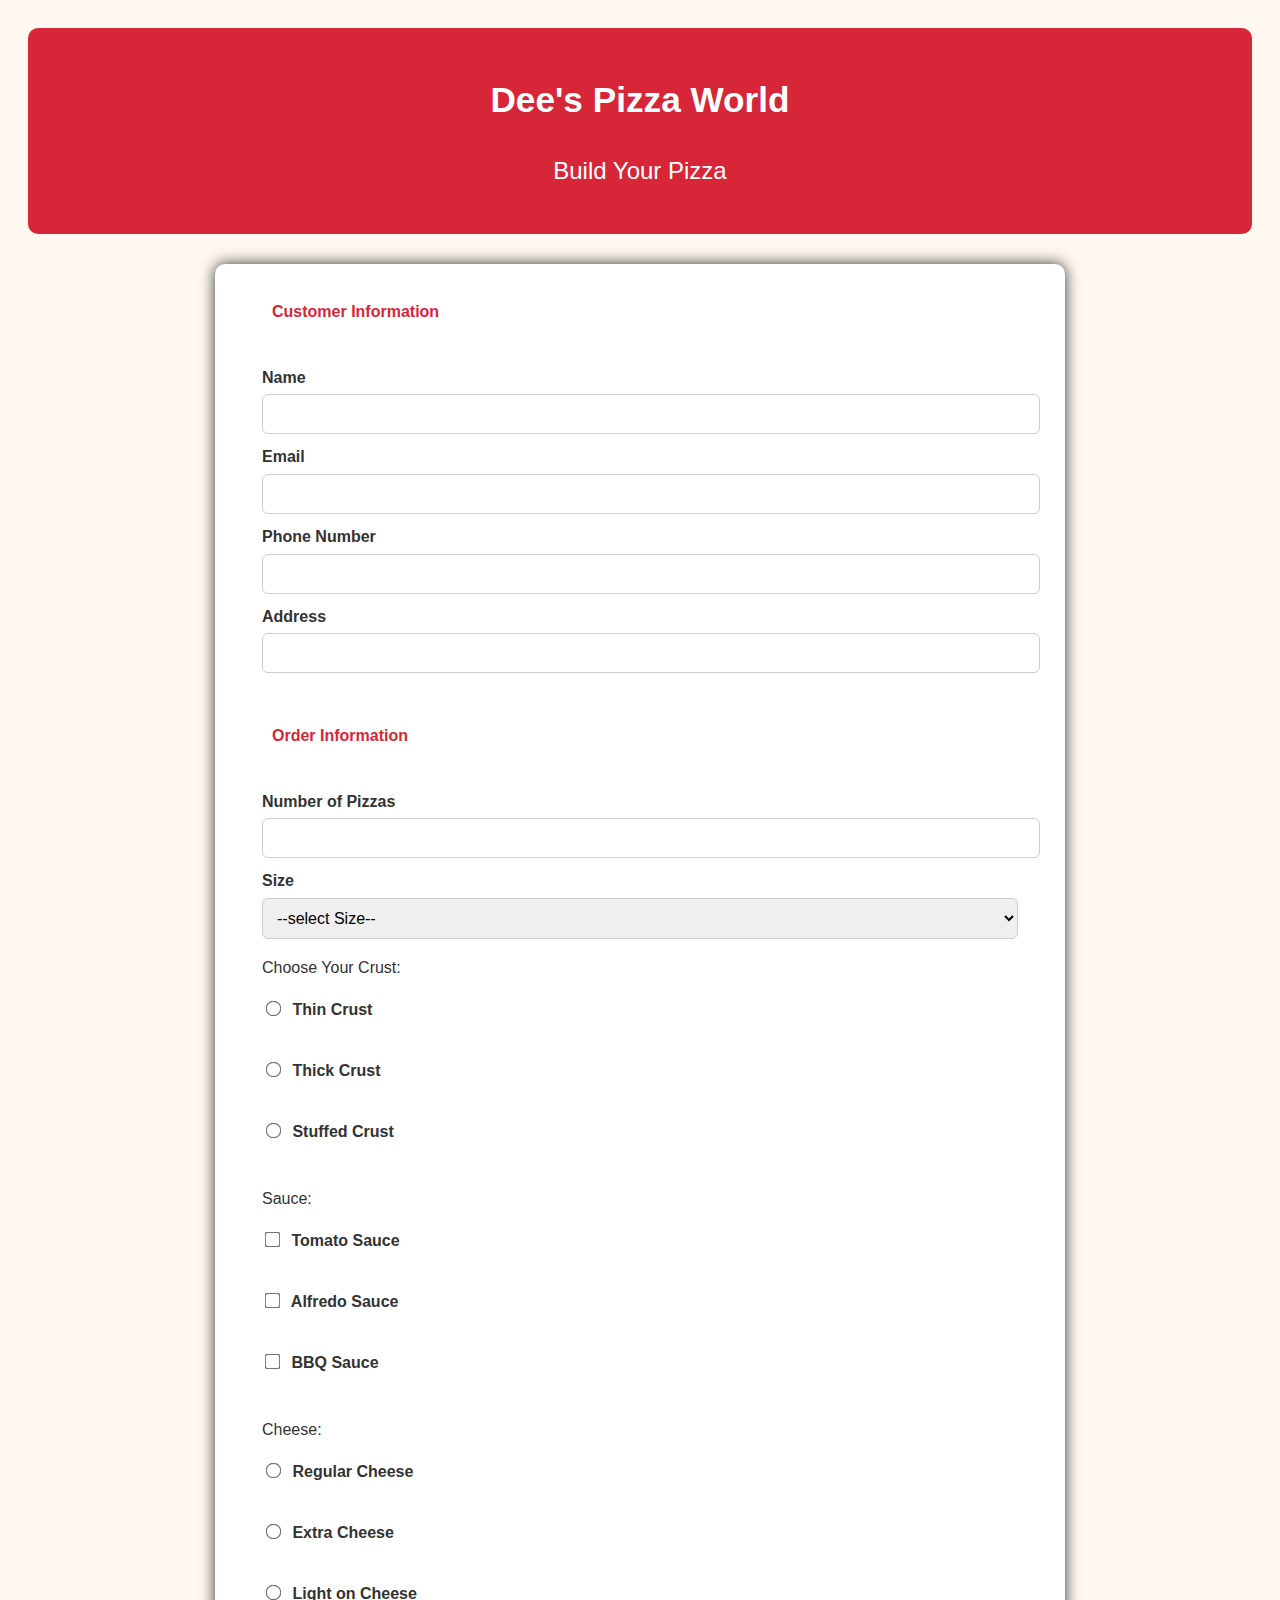
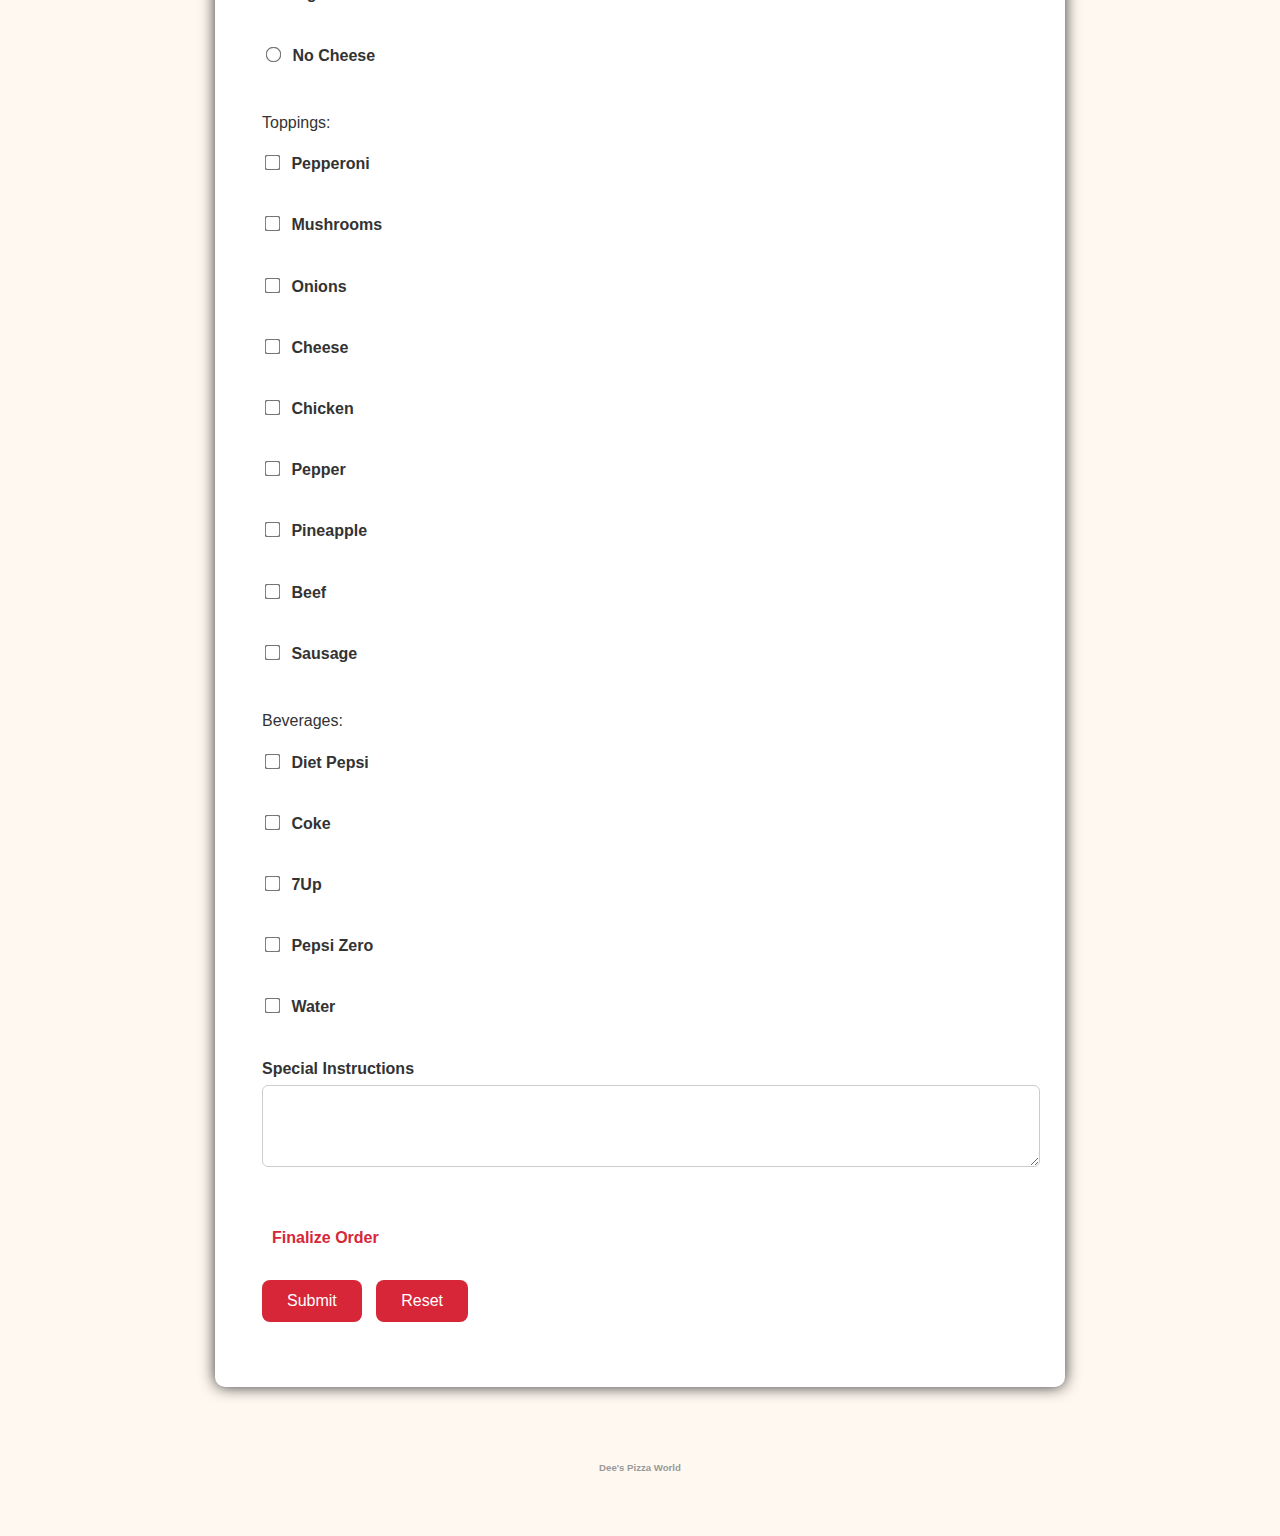
<file: Assignment-2/index.html>
<!doctype html>
<html lang="en">
  <head>
	<!__ we add our metadata __>
	  <meta name="viewport" content="width=device-width, initial-scale=1">
	  <meta name="author" content="Dorothy Owusu Sarpong">
	  <meta name="description" content="Domino's Pizza Order Form for Customer">
	  <meta charset="UTF-8">
	  <title>Dee's Pizza Order Form</title>
	  <!__ add our css __>
	  <link rel="stylesheet" href="css/style.css">
  </head>
<body>
<!__ This is the header page __>
		<header>
			<h1>Dee's Pizza World</h1>
			<p>Build Your Pizza</p>
		</header>
  <!__The Order Form __>
<main>
	<form action="#" method="post">
		<fieldset>
			<legend>Customer Information</legend>
			<!__ Name input __>
			<label for="name">Name</label>
			<input type="text" id="name" name="name" required>
			<!__ email goes here __>
			<label for="email">Email</label>
			<input type="email" id="email" name="email" required>
			<!__ Phone Number goes here __>
			<label for="phone">Phone Number</label>
			<input type="tel" id="phone" name="phone" required>
			<label for="address">Address</label>
			<input type="text" id="address" name="address" required>
		</fieldset>
		
			<!__Pizza details __>
			<fieldset>
				<legend>Order Information</legend>
				<!__ Number of Pizza __>
				<label for="quantity">Number of Pizzas</label>
				<input type="number" id="quantity" name="quantity" min="1" max="10">
				<!__ Pizza Size__>
				<label for="size">Size</label>
				<select id="size" name="size" required>
					<option value="">--select Size--</option>
					<option value="small">Small</option>
					<option value="medium">Medium</option>
					<option value="large">Large</option>
				</select>
				<!__ this is the crust section__>
				<p>Choose Your Crust:</p>
				<label><input type="radio" name="crust" value="thin"> Thin Crust</label>
				<br>
				<label><input type="radio" name="crust" value="thick"> Thick Crust</label>
				<br>
				<label><input type="radio" name="crust" value="stuffed"> Stuffed Crust</label>
				<br>
				
				<!__ This is the sauce section__>
				<p>Sauce:</p>
				<label><input type="checkbox" name="sauce" value="tomato sauce"> Tomato Sauce</label>
				<br>
				<label><input type="checkbox" name="sauce" value="alfredo sauce"> Alfredo Sauce</label>
				<br>
				<label><input type="checkbox" name="sauce" value="bbq sauce"> BBQ Sauce</label>
				<br>
				
				<!__This is the cheese section __>
				<p>Cheese:</p>
				<label><input type="radio" name="cheese" value="regular cheese"> Regular Cheese</label>
				<br>
				<label><input type="radio" name="cheese" value="extra cheese"> Extra Cheese</label>
				<br>
				<label><input type="radio" name="cheese" value="light cheese"> Light on Cheese</label>
				<br>
				<label><input type="radio" name="cheese" value="no cheese"> No Cheese</label>
				<br>
				<!__Toppings __>
				<p>Toppings:</p>
				<label><input type="checkbox" name="toppings" value="pepperoni"> Pepperoni</label>
				<br>
				<label><input type="checkbox" name="toppings" value="mushrooms"> Mushrooms</label>
				<br>
				<label><input type="checkbox" name="toppings" value="onions"> Onions</label>
				<br>
				<label><input type="checkbox" name="toppings" value="cheese"> Cheese</label>
				<br>
				<label><input type="checkbox" name="toppings" value="chicken"> Chicken</label>
				<br>
				<label><input type="checkbox" name="toppings" value="pepper"> Pepper</label>
				<br>
				<label><input type="checkbox" name="toppings" value="pineapple"> Pineapple</label>
				<br>
				<label><input type="checkbox" name="toppings" value="beef"> Beef</label>
				<br>
				<label><input type="checkbox" name="toppings" value="sausage"> Sausage</label>
				<br>
				
				<p>Beverages:</p>
				<label><input type="checkbox" name="drink" value="diet pepsi"> Diet Pepsi</label>
				<br>
				<label><input type="checkbox" name="drink" value="coke"> Coke</label>
				<br>
				<label><input type="checkbox" name="drink" value="7up"> 7Up</label>
				<br>
				<label><input type="checkbox" name="drink" value="pepsi zero"> Pepsi Zero</label>
				<br>
				<label><input type="checkbox" name="drink" value="water"> Water</label>
				<br>
				
				<!__ Special Instructions__>
				<label for="instructions">Special Instructions</label>
				<textarea id="instructions" name="instructions" rows="4" cols="40"></textarea>
		</fieldset>
		<fieldset>
			<legend>Finalize Order</legend>
			<button type="submit">Submit</button>
			<button type="reset">Reset</button>
		</fieldset>
	</form>
</main>
<!__ Footer section__>
<footer>
	<h6>Dee's Pizza World</h6>
</footer>
</body>
</html>
</file>
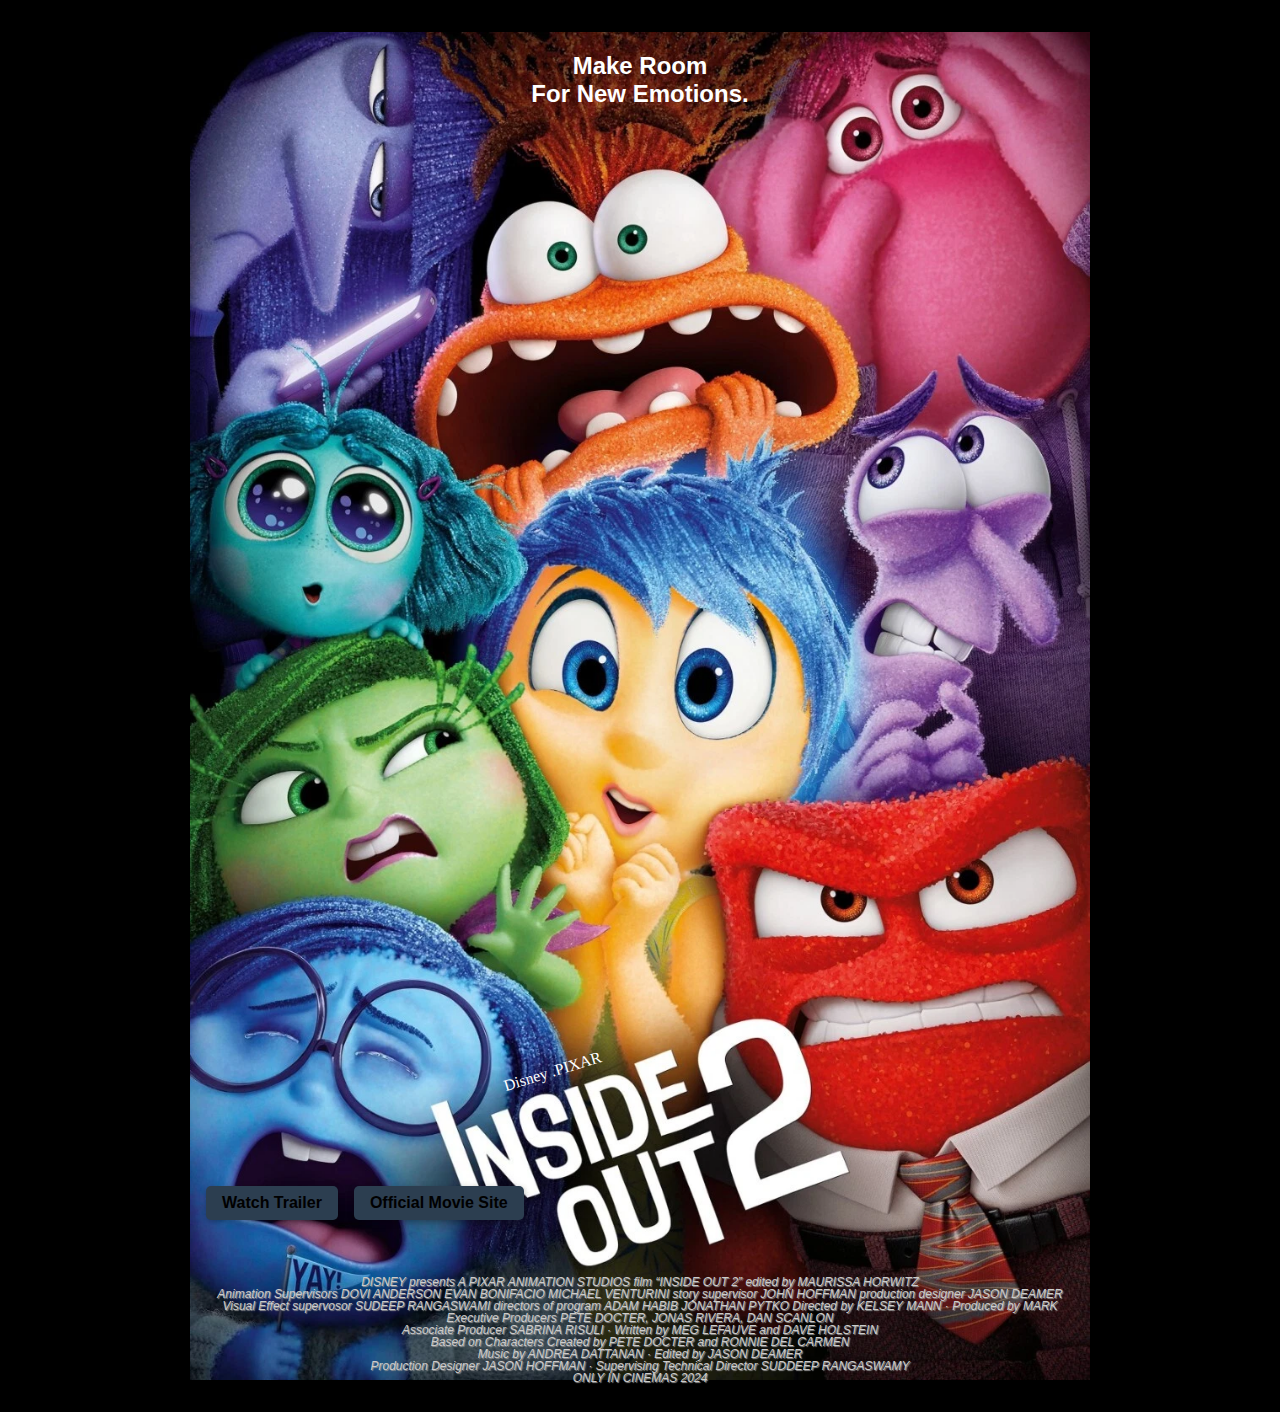
<file: Assignment3/index.html>
<!doctype html>
<html lang="en">
<head>
	<!__ add our metadata-->
	<meta charset="UTF-8">
	<meta name="viewport" content="width=device-width, initial-scale=1">
	<meta name="description" content="Recreated Inside Out 2 movie poster">
	<meta name="robot" content="noindex, nofollow">
	<!__ add our title__>
	<title>Inside Out 2 Poster</title>
		<!__ add our css__>
	<link rel="stylesheet" href="./css/style.css">
</head>
<!__this element is our main content __>
<body>
<!__ our poster image and description here __>
<main class="poster">
	<img src="img/image.jpg" alt="Inside Out 2 poster">
	<h2>Make Room<br> For New Emotions.</h2>
	<div class="studio-line">
	<span class="disney">Disney</span>
	<span class="pixar">.PIXAR</span>
	</div>
	<!__ now we add the credits__>
	<div class="text-overlay">
		<!__ links to navigation sites __>
		<nav>
			<a href="https://www.youtube.com/watch?v=LEjhY15eCx0" target="_blank" rel="noopener noreferrer">
				 Watch Trailer
			</a>
			<a href="https://movies.disney.com/inside-out-2" target="_blank" rel="noopener noreferrer">
				 Official Movie Site
			</a>
		</nav>
		<!__ credits__>
		<footer class="bottom-credits">
				<p>DISNEY presents A PIXAR ANIMATION STUDIOS film “INSIDE OUT 2” edited by MAURISSA HORWITZ<br>
				Animation Supervisors DOVI ANDERSON EVAN BONIFACIO MICHAEL VENTURINI story supervisor JOHN HOFFMAN production designer JASON DEAMER<br>
				   Visual Effect supervosor SUDEEP RANGASWAMI directors of program ADAM HABIB JONATHAN PYTKO Directed by KELSEY MANN · Produced by MARK<br>
				Executive Producers PETE DOCTER, JONAS RIVERA, DAN SCANLON<br>
				Associate Producer SABRINA RISULI · Written by MEG LEFAUVE and DAVE HOLSTEIN<br>
				Based on Characters Created by PETE DOCTER and RONNIE DEL CARMEN<br>
				Music by ANDREA DATTANAN · Edited by JASON DEAMER<br>
				Production Designer JASON HOFFMAN · Supervising Technical Director SUDDEEP RANGASWAMY<br>
			ONLY IN CINEMAS 2024</p>
		</footer>
	</div>
</main>
</body>
</html>
</file>
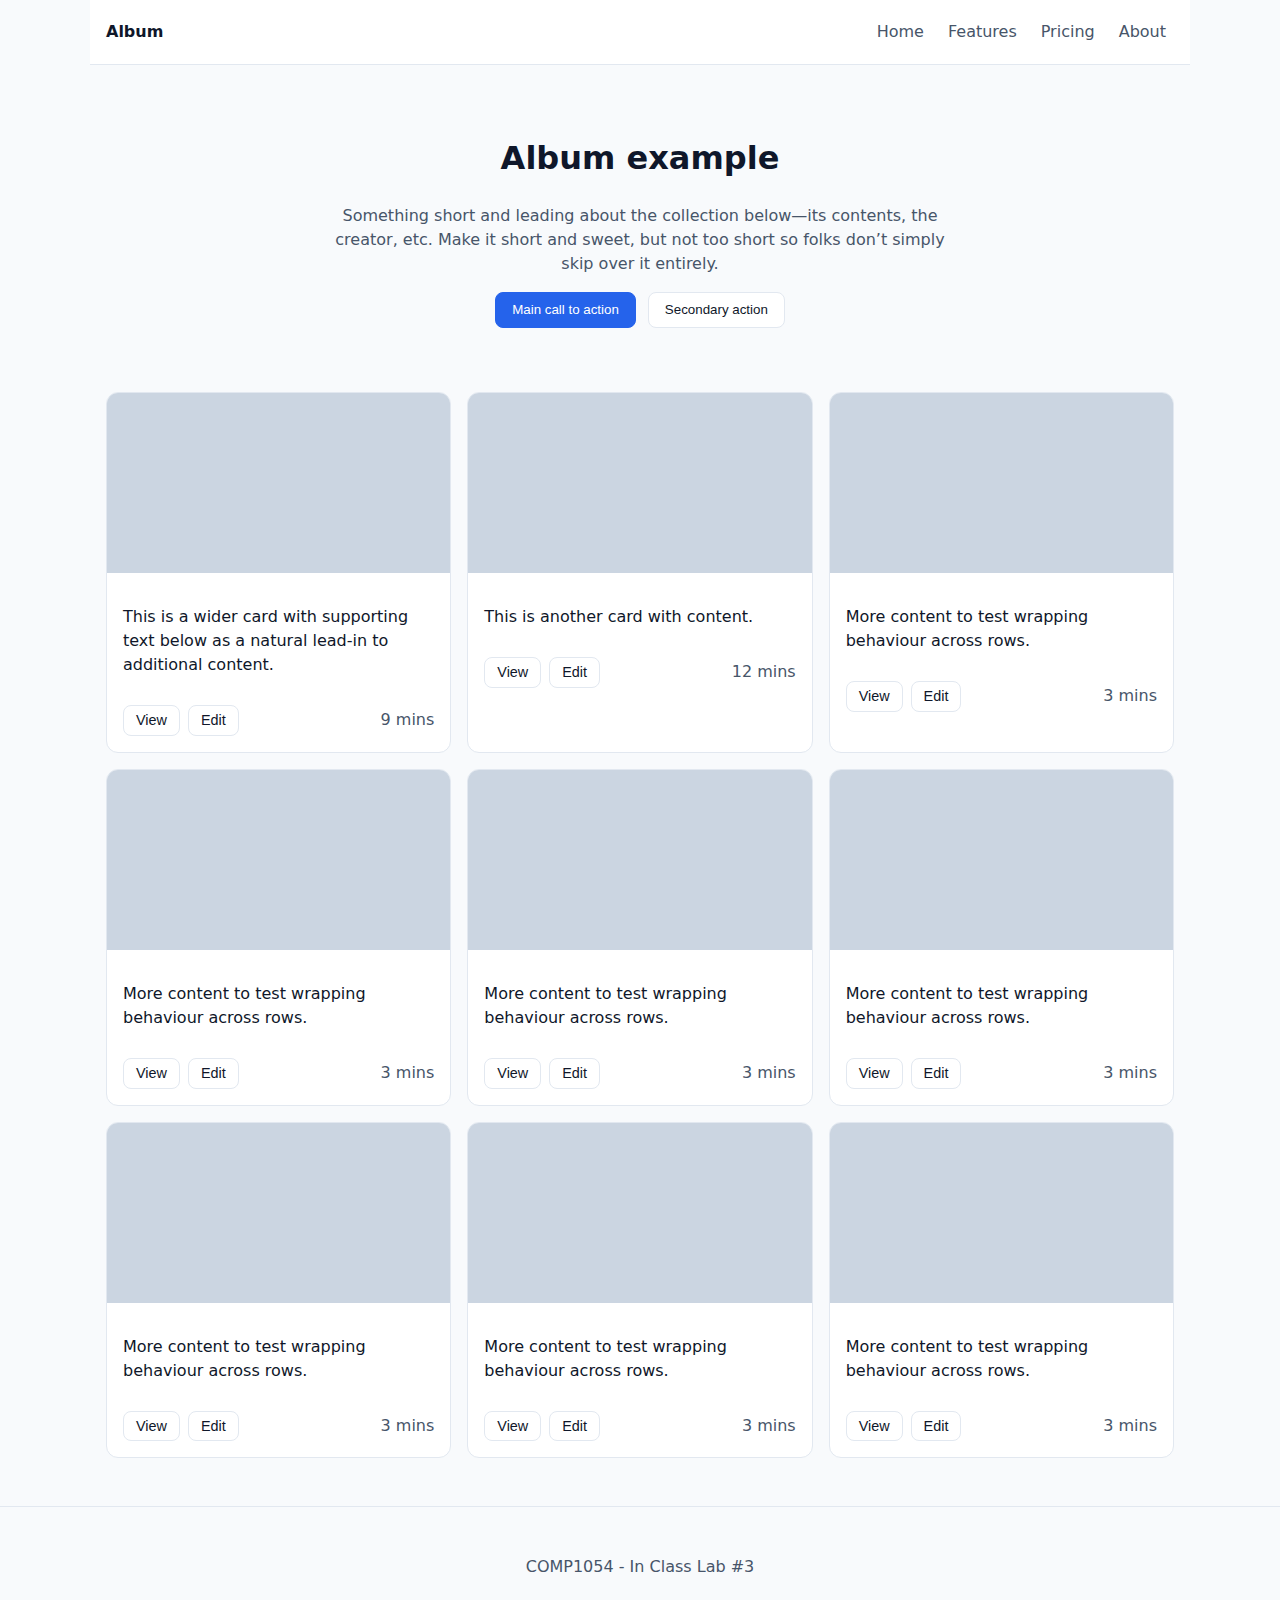
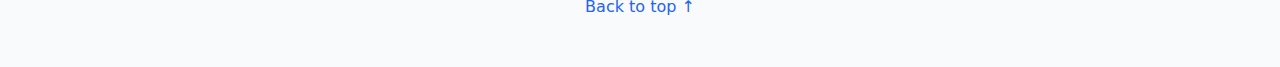
<file: lab3/index.html>
<!DOCTYPE html>
<html lang="en-CA">

<head>
    <meta charset="utf-8" />
    <meta name="viewport" content="width=device-width, initial-scale=1" />
    <title>Album (Flexbox Lab Starter)</title>
    <link rel="stylesheet" href="./css/main.css" />
</head>

<body>
    <!-- Header -->
    <header class="site-header container">
        <div class="brand">
            <a href="#" class="brand-link" aria-label="Brand">Album</a>
        </div>
        <nav class="top-nav" aria-label="Primary">
            <a href="#" class="nav-link">Home</a>
            <a href="#" class="nav-link">Features</a>
            <a href="#" class="nav-link">Pricing</a>
            <a href="#" class="nav-link">About</a>
        </nav>
    </header>

    <!-- Hero -->
    <section class="hero container">
        <h1>Album example</h1>
        <p class="lead">
            Something short and leading about the collection below—its contents, the creator, etc.
            Make it short and sweet, but not too short so folks don’t simply skip over it entirely.
        </p>
        <div class="hero-actions">
            <button class="btn primary">Main call to action</button>
            <button class="btn">Secondary action</button>
        </div>
    </section>

    <!-- Album -->
    <main class="album container" aria-label="Album of cards">
        <div class="cards">
            <article class="card">
                <div class="thumb" role="img" aria-label="Placeholder image"></div>
                <div class="card-body">
                    <p>This is a wider card with supporting text below as a natural lead-in to additional content.</p>
                    <div class="card-actions">
                        <button class="btn small">View</button>
                        <button class="btn small">Edit</button>
                        <span class="time meta">9 mins</span>
                    </div>
                </div>
            </article>

            <article class="card">
                <div class="thumb" role="img" aria-label="Placeholder image"></div>
                <div class="card-body">
                    <p>This is another card with content.</p>
                    <div class="card-actions">
                        <button class="btn small">View</button>
                        <button class="btn small">Edit</button>
                        <span class="time meta">12 mins</span>
                    </div>
                </div>
            </article>

            <article class="card">
                <div class="thumb" role="img" aria-label="Placeholder image"></div>
                <div class="card-body">
                    <p>More content to test wrapping behaviour across rows.</p>
                    <div class="card-actions">
                        <button class="btn small">View</button>
                        <button class="btn small">Edit</button>
                        <span class="time meta">3 mins</span>
                    </div>
                </div>
            </article>

            <article class="card">
                <div class="thumb" role="img" aria-label="Placeholder image"></div>
                <div class="card-body">
                    <p>More content to test wrapping behaviour across rows.</p>
                    <div class="card-actions">
                        <button class="btn small">View</button>
                        <button class="btn small">Edit</button>
                        <span class="time meta">3 mins</span>
                    </div>
                </div>
            </article>

            <article class="card">
                <div class="thumb" role="img" aria-label="Placeholder image"></div>
                <div class="card-body">
                    <p>More content to test wrapping behaviour across rows.</p>
                    <div class="card-actions">
                        <button class="btn small">View</button>
                        <button class="btn small">Edit</button>
                        <span class="time meta">3 mins</span>
                    </div>
                </div>
            </article>

            <article class="card">
                <div class="thumb" role="img" aria-label="Placeholder image"></div>
                <div class="card-body">
                    <p>More content to test wrapping behaviour across rows.</p>
                    <div class="card-actions">
                        <button class="btn small">View</button>
                        <button class="btn small">Edit</button>
                        <span class="time meta">3 mins</span>
                    </div>
                </div>
            </article>

            <article class="card">
                <div class="thumb" role="img" aria-label="Placeholder image"></div>
                <div class="card-body">
                    <p>More content to test wrapping behaviour across rows.</p>
                    <div class="card-actions">
                        <button class="btn small">View</button>
                        <button class="btn small">Edit</button>
                        <span class="time meta">3 mins</span>
                    </div>
                </div>
            </article>

            <article class="card">
                <div class="thumb" role="img" aria-label="Placeholder image"></div>
                <div class="card-body">
                    <p>More content to test wrapping behaviour across rows.</p>
                    <div class="card-actions">
                        <button class="btn small">View</button>
                        <button class="btn small">Edit</button>
                        <span class="time meta">3 mins</span>
                    </div>
                </div>
            </article>

            <article class="card">
                <div class="thumb" role="img" aria-label="Placeholder image"></div>
                <div class="card-body">
                    <p>More content to test wrapping behaviour across rows.</p>
                    <div class="card-actions">
                        <button class="btn small">View</button>
                        <button class="btn small">Edit</button>
                        <span class="time meta">3 mins</span>
                    </div>
                </div>
            </article>

        </div>
    </main>

    <!-- Footer -->
    <footer class="site-footer">
        <p>COMP1054 - In Class Lab #3</p>
        <a href="#" class="back-to-top">Back to top ↑</a>
    </footer>
</body>

</html>
</file>
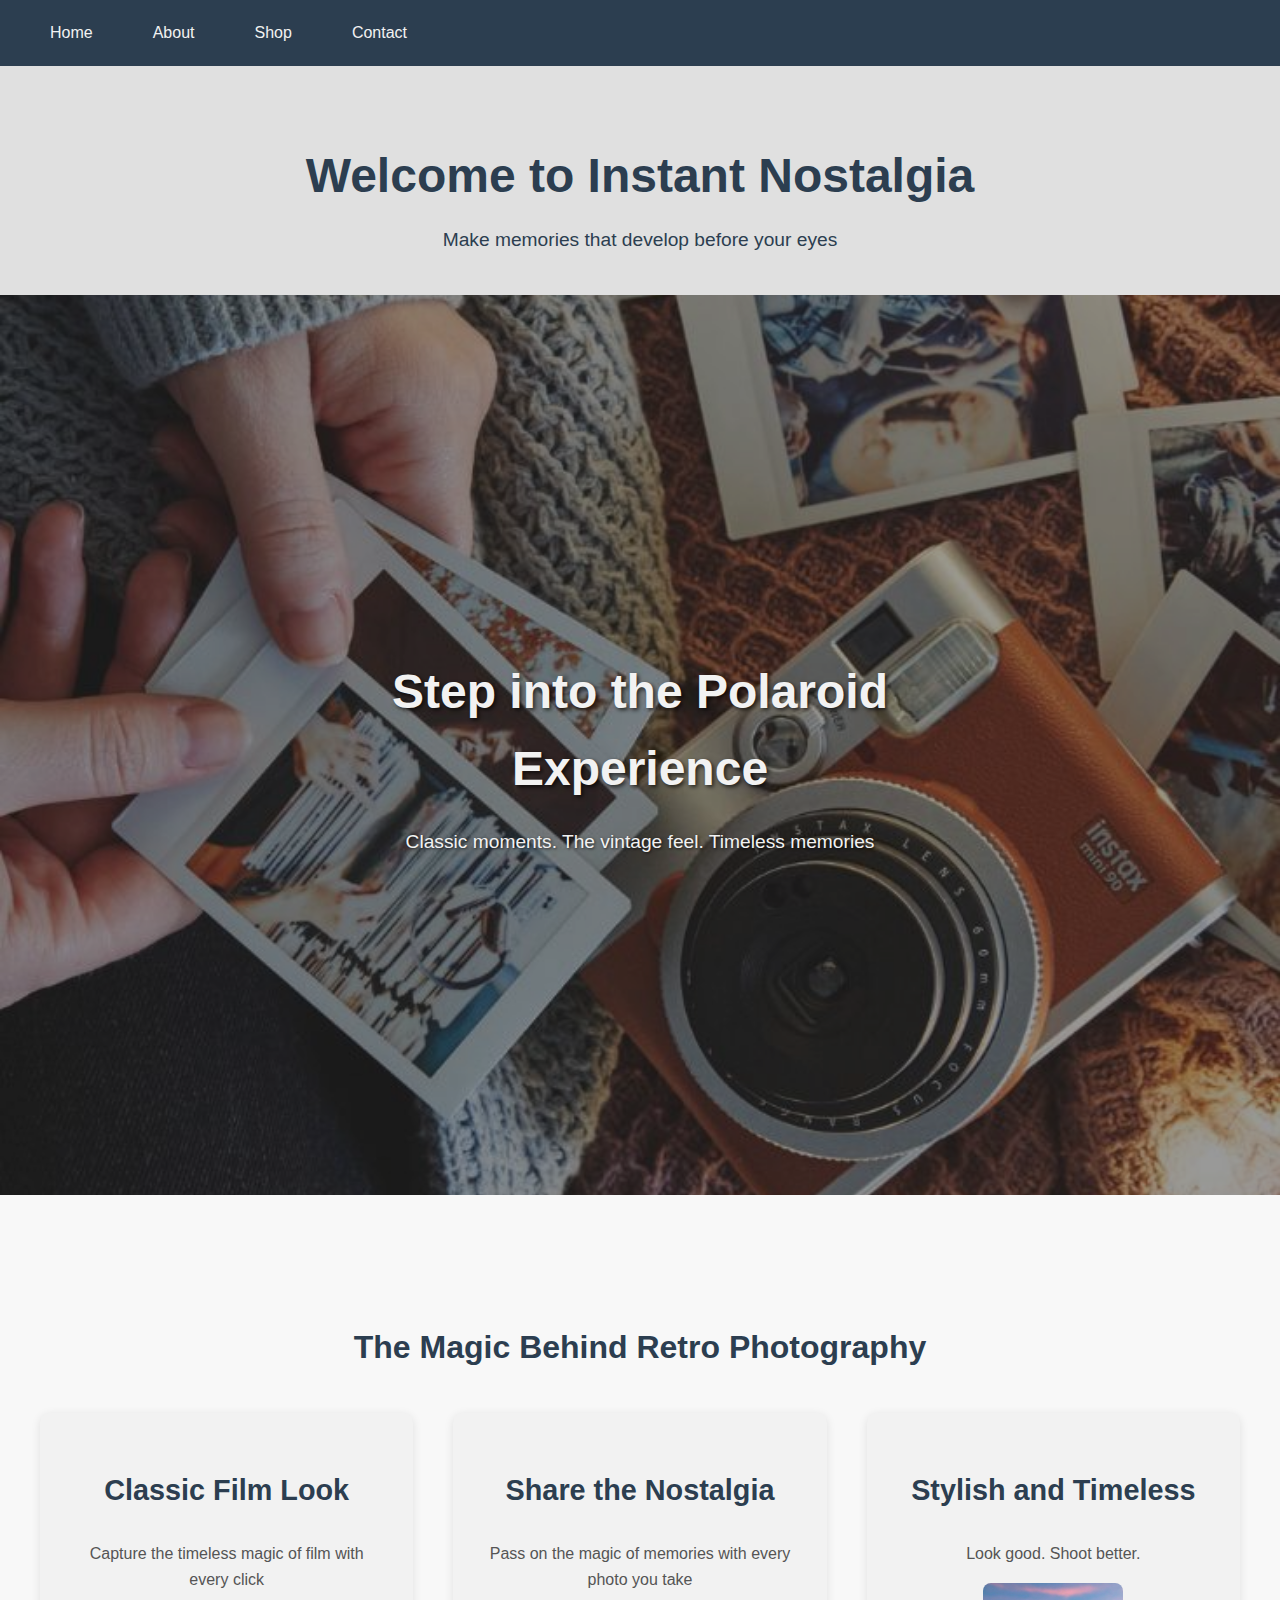
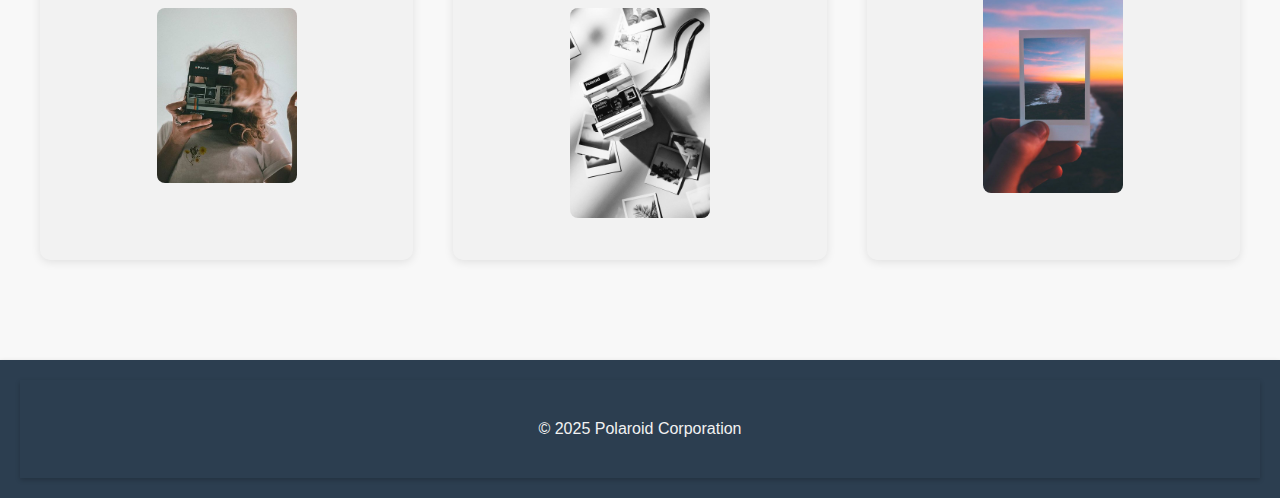
<file: Project/index.html>
<!doctype html>
<html lang="en">
<head>
	<meta name="viewport" content="width=device-width, initial-scale=1">
	<meta name="description" content="Polaroid Corporation">
	<meta name="robots" content="noindex, nofollow">
	<meta charset="utf-8">
	<title>Home | Polaroid Corporation</title>
	
	<!-- add our CSS file -->
	<link rel="stylesheet" href="./css/style.css">
</head>
<body class="homepage">

<!--the global header -->
<header id="header"></header>

<!-- The hero page -->
<section class="hero-main-content">
	<h1>Welcome to Instant Nostalgia</h1>
	<p>Make memories that develop before your eyes</p>
</section>

<!-- The main page -->
<main>
	<section class="hero">
		<img src="./img/img-1.jpg" alt="Polaroid camera in action">
		<div class="hero-text">
			<h2>Step into the Polaroid Experience</h2>
			<p>Classic moments. The vintage feel. Timeless memories</p>
		</div>
	</section>
	
	<section class="feature-section">
		<h2>The Magic Behind Retro Photography</h2>
		<div class="feature-grid">
			<article class="feature-item">
				<h2>Classic Film Look</h2>
				<p>Capture the timeless magic of film with every click</p>
				<img src="img/img-2.jpg" alt="Film Magic">
			</article>
			
			<article class="feature-item">
				<h2>Share the Nostalgia</h2>
				<p>Pass on the magic of memories with every photo you take</p>
				<img src="img/img-3.jpg" alt="Relive and Share">
			</article>
			
			<article class="feature-item">
				<h2>Stylish and Timeless</h2>
				<p>Look good. Shoot better.</p>
				<img src="img/img-4.jpg" alt="Stylish Camera">
			</article>
		</div>
	</section>
</main>

<!--The global footer -->
<footer id="footer"></footer>

<!--add our javascript -->
<script src="./js/custom-js.js"></script>
</body>
</html>
</file>
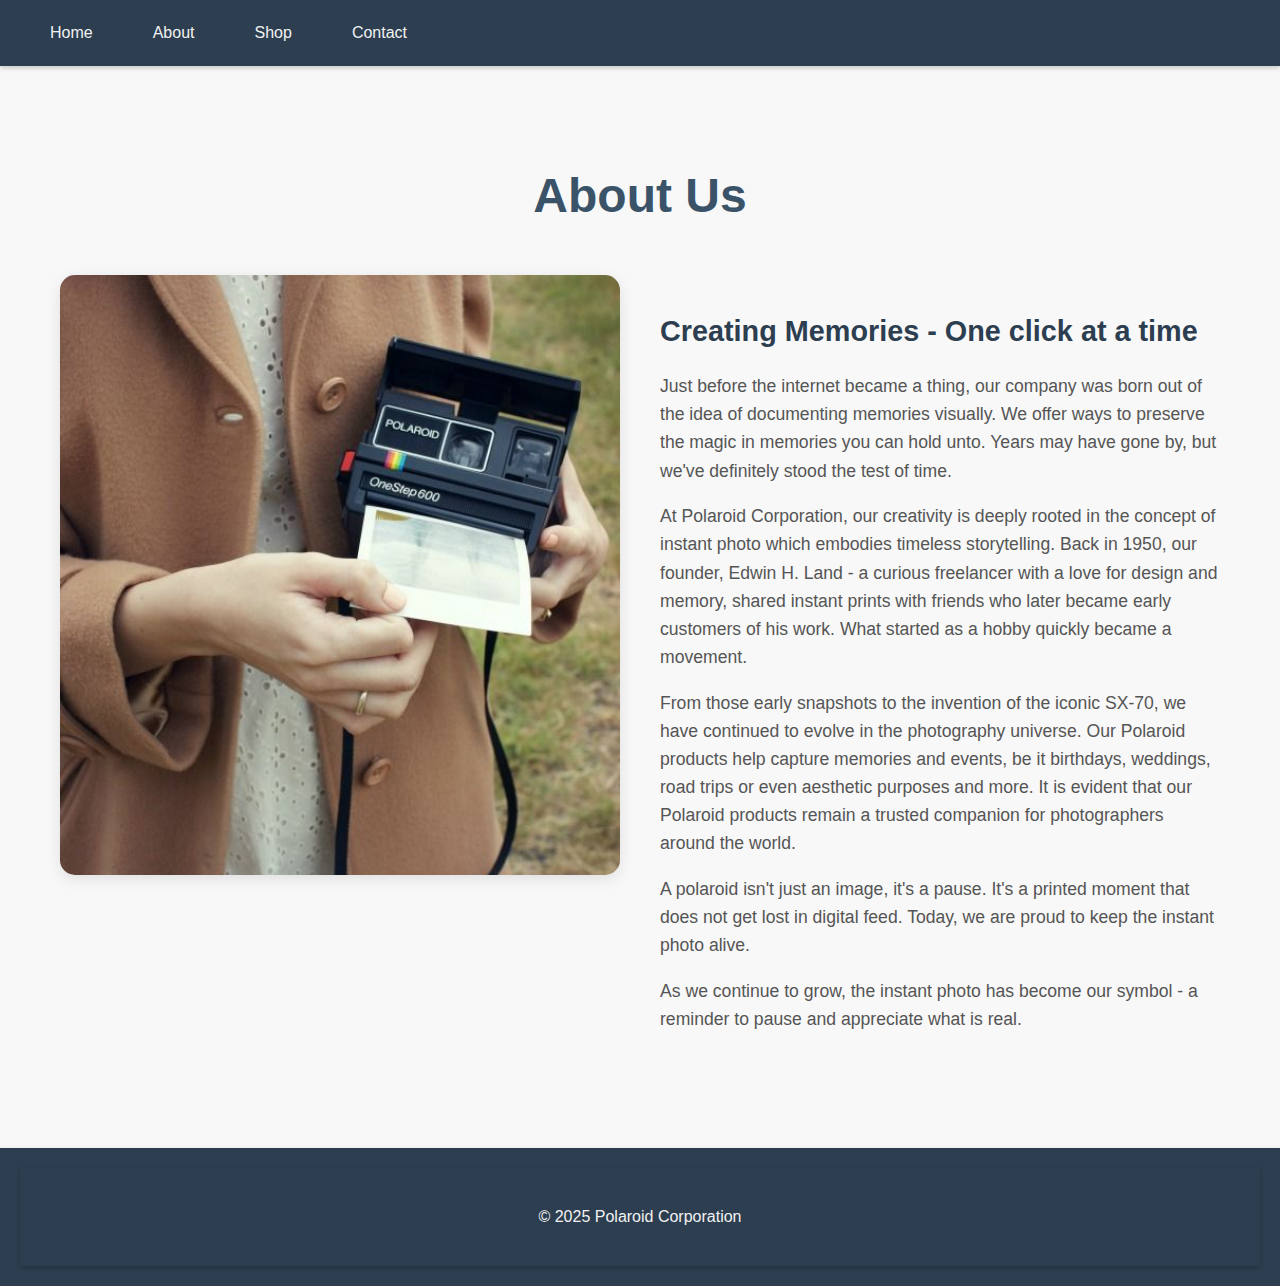
<file: Project/about.html>
<!doctype html>
<html lang="en">
<head>
	<meta name="viewport" content="width=device-width, initial-scale=1">
	<meta name="description" content="Learn more About Us">
	<meta name="robots" content="noindex, nofollow">
	<meta charset="UTF-8">
	<title>About Us | Polaroid Corporation</title>
	
	<!--add our css -->
	<link rel="stylesheet" href="./css/style.css">
</head>
<body class="about-page">

<!--The global header -->
<header id="header"></header>

<!--The main page -->
<main>
	<section class="about-section">
		<h1 class="about-title">About Us</h1>
		
		<div class="about-content-row">
			<div class="about-image-container">
				<img src="img/img-5.jpg" alt="Printing a polaroid picture">
			</div>
			
			<!--Company Information -->
			<div class="about-text-container">
				<h2 class="about-subheading">Creating Memories - One click at a time</h2>
				<p>
					Just before the internet became a thing, our company was born out of the idea of documenting memories visually. We offer ways to preserve the magic in memories you can hold unto. Years may have gone by, but we've definitely stood the test of time.
				</p>
				
				<p>
					At Polaroid Corporation, our creativity is deeply rooted in the concept of instant photo which embodies timeless storytelling. Back in 1950, our founder, Edwin H. Land - a curious freelancer with a love for design and memory, shared instant prints with friends who later became early customers of his work. What started as a hobby quickly became a movement.
				</p>
				
				<p>
					From those early snapshots to the invention of the iconic SX-70, we have continued to evolve in the photography universe. Our Polaroid products help capture memories and events, be it birthdays, weddings, road trips or even aesthetic purposes and more. It is evident that our Polaroid products remain a trusted companion for photographers around the world.
				</p>
				
				<p>
					A polaroid isn't just an image, it's a pause. It's a printed moment that does not get lost in digital feed. Today, we are proud to keep the instant photo alive.
				</p>
				
				<p>
					As we continue to grow, the instant photo has become our symbol - a reminder to pause and appreciate what is real.
				
				</p>
			</div>
		</div>
	</section>
</main>

<!--Global footer -->
<footer id="footer"></footer>
<!--add the javascript for the global header and footer-->
<script src="./js/custom-js.js"></script>
</body>
</html>
</file>
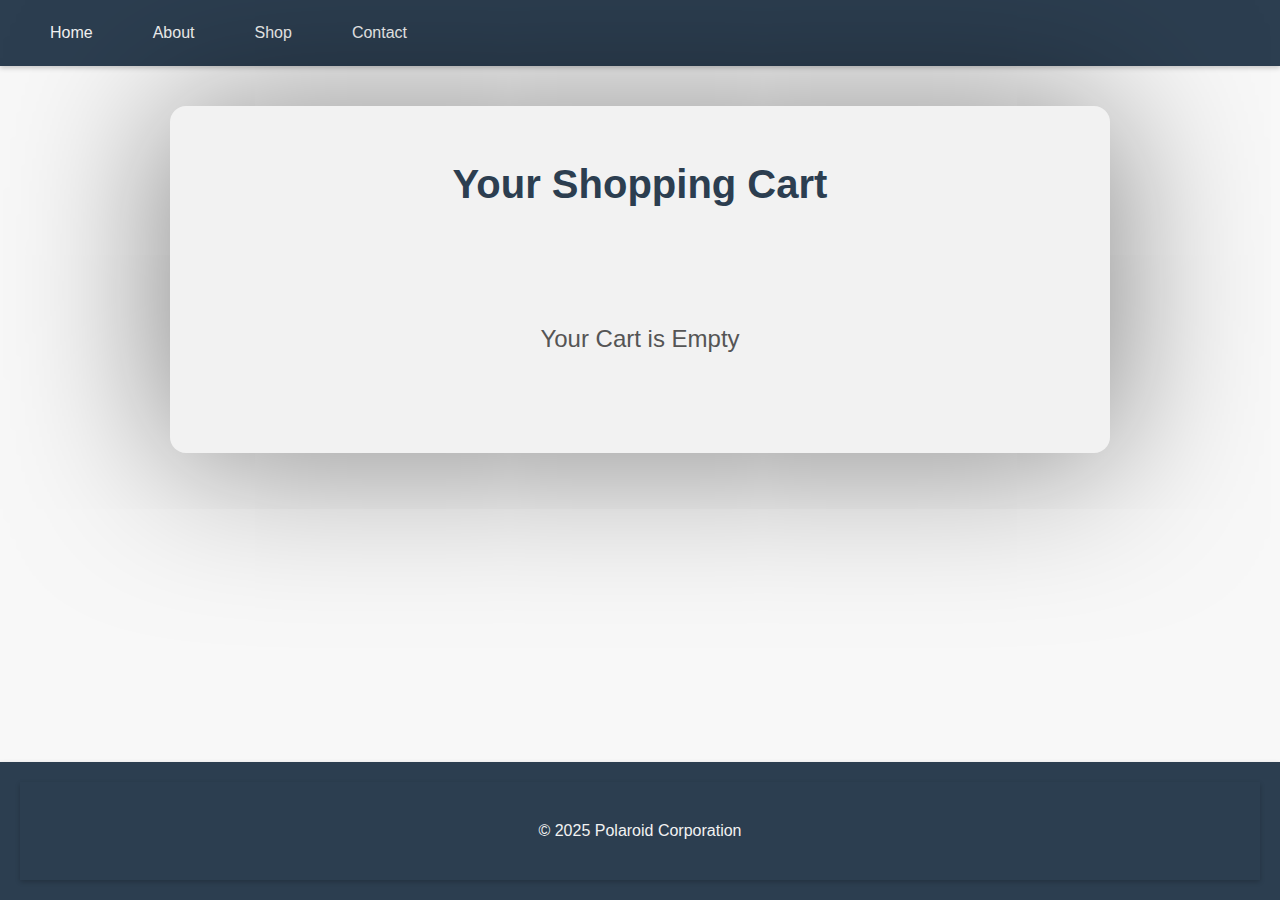
<file: Project/cart.html>
<!doctype html>
<html lang="en">
<head>
	<meta name="viewport" content="width=device-width, initial-scale=1">
	<meta name="description" content="Cart Page">
	<meta name="robots" content="noindex, nofollow">
	<meta charset="UTF-8">
	<title>Your Shopping Cart</title>
	
	<!--add our css -->
	<link rel="stylesheet" href="./css/style.css">
</head>
<body class= cart-page>

<!--The global header -->
<header id="header"></header>

<!--The main page -->
<main>
	<section class="cart-section">
		<h1 ID="cart-heading">Your Shopping Cart</h1>
		<div class="cart-container">
			<div id="cart-items" class="cart-items"></div>
		</div>
		
		<!--Cart information -->
		<template id="cart-item-template">
			<div class="cart-item">
				<img class="cart-item-image" src="" alt="">
				<div class="item-details">
					<h2 class="cart-item-name"></h2>
					<p>Price: <span class="cart-item-price">$0.00</span></p>
				</div>
				<div class="item-controls">
					<input type="number" class="item-quantity" value="1" min="1" max="10">
					<button class="remove-item-button">Remove</button>
				</div>
			</div>
		</template>
		<div id="cart-summary" class="cart-summary hidden">
			<div class="summary-item">
				<span>Subtotal:</span>
				<span id="cart-subtotal">$0.00</span>
			</div>
			<div class="summary-item total">
				<span>Total:</span>
				<span id="cart-total">$0.00</span>
			</div>
			
			<button class="checkout-button">Proceed to Checkout</button>
		</div>
		<p id="empty-cart-message" class="empty-cart-message">Your Cart is Empty</p>
	
	
	
		<section id="thank-you-message" class="thank-you-message hidden">
			<h2>Thank You for Shopping!</h2>
			<p>Your order has been placed successfully!</p>
		</section>
	</section>
</main>

<!-- Global footer -->
<footer id="footer"></footer>

<!-- add our javascript -->
<script src="./js/custom-js.js"></script>
</body>
</html>
</file>
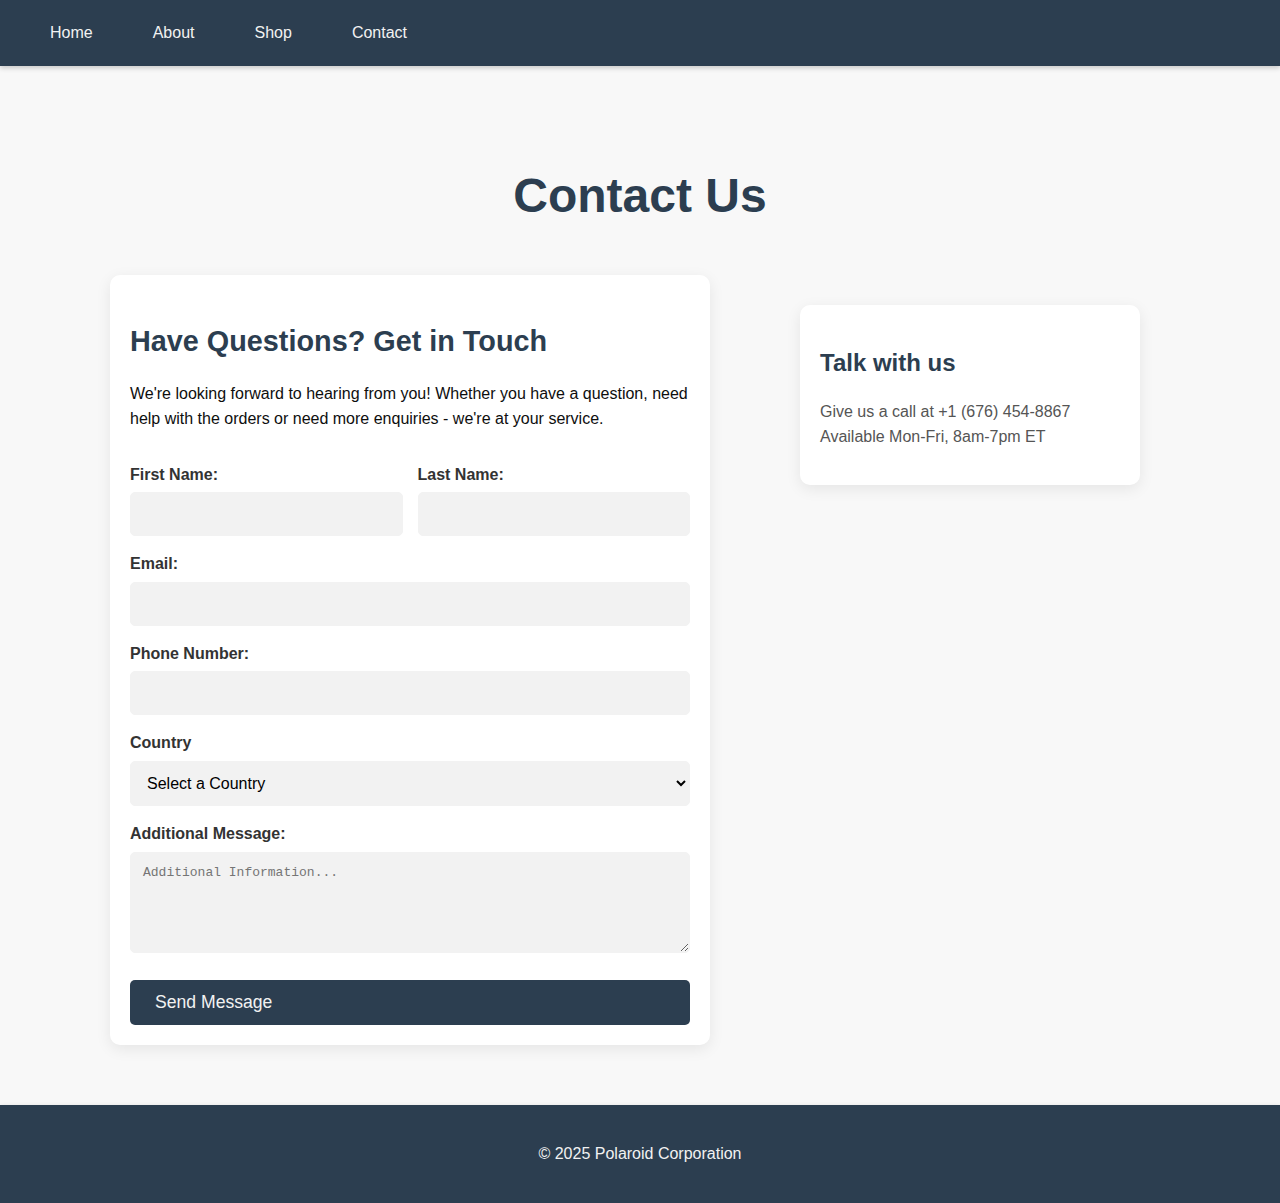
<file: Project/contact.html>
<!doctype html>
<html lang="en">
<head>
	<meta name="viewport" content="width=device-width initial-scale=1">
	<meta name="robots" content="noindex, nofollow">
	<meta name="description" content="Contact">
	<meta charset="utf-8">
	<title>Contact Us</title>
	
	<!--add our css -->
	<link rel="stylesheet" href="./css/style.css">
</head>
<body>

<!--The global header -->
<header id="header"></header>

<!--The main  page -->
<main>
	<section class="contact-section">
		<h1 class="contact-title">Contact Us</h1>
		
		<div class="contact-content">
			<div class="contact-form-container">
				<h2 class="form-intro">Have Questions? Get in Touch</h2>
				<p class="form-intro-text">
					We're looking forward to hearing from you! Whether you have a question, need help with the orders or need more enquiries - we're at your service.
				</p>
				
				<!--Customer's Information-->
				<form action="#" method="post" class="contact-form-details">
					<div class="form-inline">
						<div class="form-field">
							<label for="firstname">First Name:</label>
							<input type="text" id="firstname" name="firstname" required>
						</div>
						
						<div class="form-field">
							<label for="lastname">Last Name:</label>
							<input type="text" id="lastname" name="lastname" required>
						</div>
					</div>
					
					<div class="form-field">
						<label for="email">Email:</label>
						<input type="text" id="email" name="email" required>
					</div>
					
					<div class="form-field">
						<label for="phone">Phone Number:</label>
						<input type="tel" id="phone" name="phone">
					</div>
					
					<div class="form-field">
						<label for="country">Country</label>
						<select name="country" id="country" required>
							<option value="" disabled selected hidden>Select a Country</option>
							<option value="Canada">Canada</option>
							<option value="United States">United States</option>
							<option value="United Kingdom">United Kingdom</option>
							<option value="Nigeria">Nigeria</option>
							<option value="Ghana">Ghana</option>
							<option value="other">Other</option>
						</select>
					</div>
					
					<div class="form-field">
						<label for="message">Additional Message:</label>
						<textarea id="message" name="message" rows="5" placeholder="Additional Information..."></textarea>
					</div>
					
					
					<button type="submit" class="submit-button">Send Message</button>
				</form>
				<div class="success-message">
					<h2 class="message-sent-heading">Message Sent!</h2>
					<p class="message-sent-text">Thank you for reaching out. We will get back to you shortly.</p>
				</div>
			</div>
			
			<!--Help column -->
			<div class="contact-help-column">
				<div class="contact-help">
					<h2 class="help-heading">Talk with us</h2>
					<p class="help-text">
						Give us a call at +1 (676) 454-8867
						Available Mon-Fri, 8am-7pm ET
					</p>
				
				</div>
			</div>
		</div>
	</section>
</main>

<!--Global footer -->
<header id="footer"></header>

<!--add our javascript -->
<script src="./js/custom-js.js"></script>
</body>
</html>
</file>
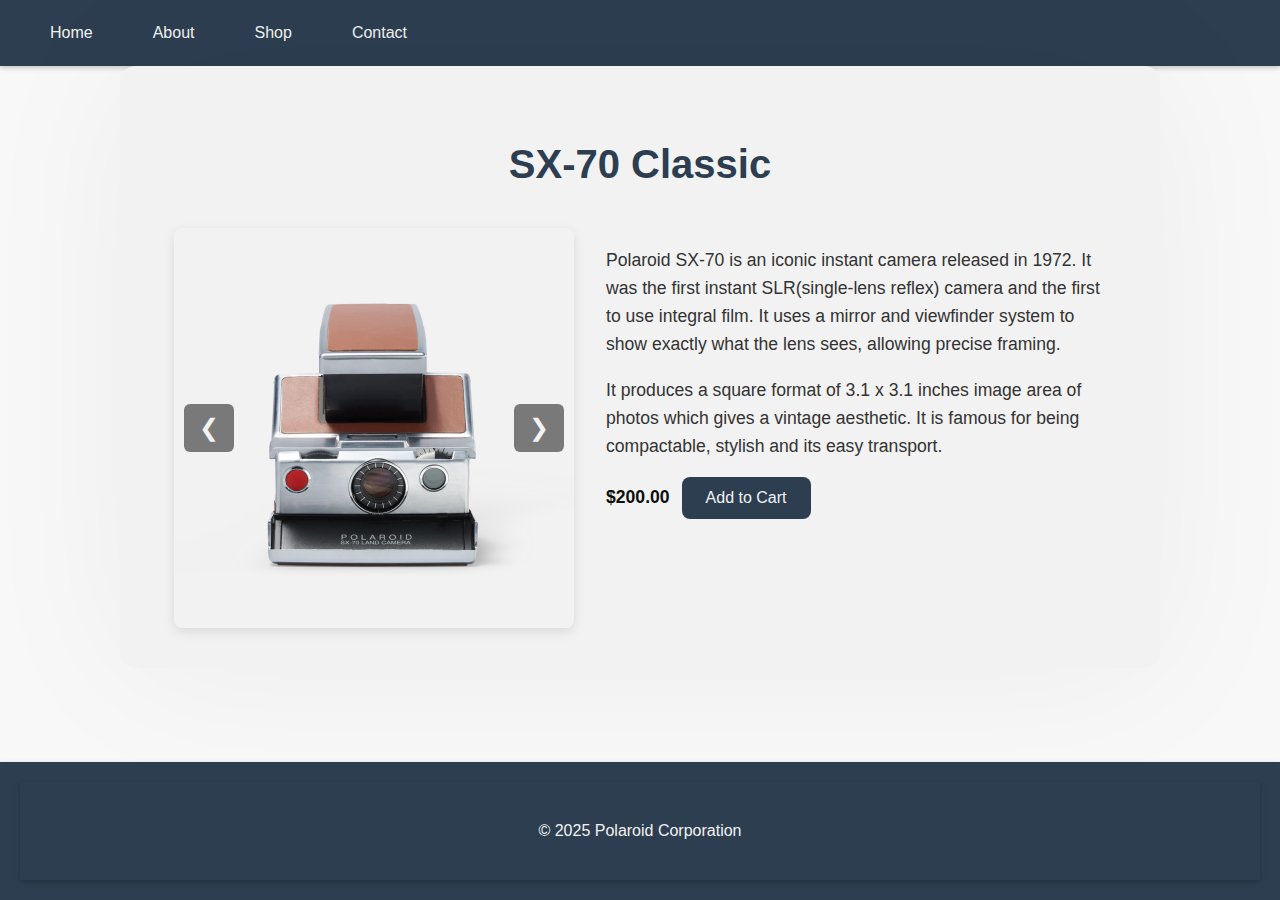
<file: Project/product1.html>
<!doctype html>
<html lang="en">
<head>
	<meta name="viewport" content="width=device-width, initial-scale=1">
	<meta name="robots" content="noindex, nofollow">
	<meta name="description" content="Polaroid SX-70 Classic">
	<meta charset="utf-8">
	<title> SX-70 Classic | Polaroid Corporation </title>
	
	<!--add our css -->
	<link rel="stylesheet" href="./css/style.css">
</head>
<body class="product-1">

<!-- The global header -->
<header id="header"></header>

<!--The main page -->
<main>
	<section class="product-detail">
		<h1>SX-70 Classic</h1>
		
		<!--The images and views of the product -->
		<div class="product-container" data-product-id="sx-70-classic">
			<div class="product-image-gallery">
				<img src="img/frontviewP1.jpg" alt="Polaroid SX-70 Front-View" class="product-image active">
				<img src="img/sideviewP1.jpg" alt="Polaroid SX-70 Side-View" class="product-image">
				<img src="img/backviewP1.jpg" alt="Polaroid SX-70 Back-view" class="product-image">
				<button class="gallery-nav prev" aria-label="Previous Image">&#10094;</button>
				<button class="gallery-nav next" aria-label="Next Image">&#10095;</button>
			</div>
			
			<!--The product information -->
			<div class="product-info">
				<p>Polaroid SX-70 is an iconic instant camera released in 1972. It was the first instant SLR(single-lens reflex) camera and the first to use integral film. It uses a mirror and viewfinder system to show exactly what the lens sees, allowing precise framing.</p>
				<p>It produces a square format of 3.1 x 3.1 inches image area of photos which gives a vintage aesthetic. It is famous for being compactable, stylish and its easy transport.</p>
				
				<!--The product price -->
				<div class="price-and-cart">
					<span class="price">$200.00</span>
					<button class="buy-button" id="add-to-cart">Add to Cart</button>
				</div>
			</div>
		</div>
	</section>
</main>

<!-- The global footer -->
<footer id="footer"></footer>

<!-- add our javascript -->
<script src="./js/custom-js.js"></script>
</body>
</html>
</file>
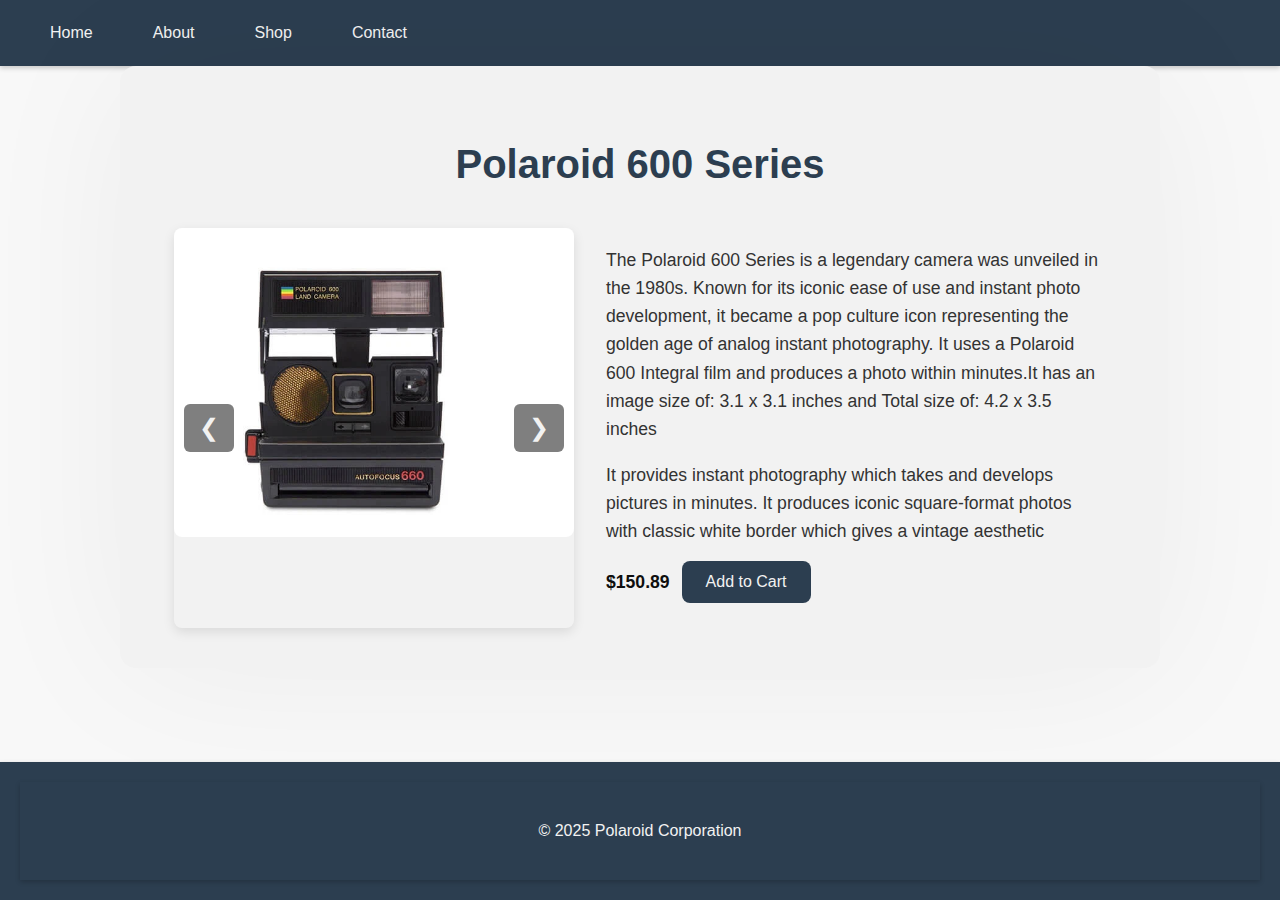
<file: Project/product2.html>
<!doctype html>
<html lang="en">
<head>
	<meta name="viewport" content="width=device-width, initial-scale=1">
	<meta name="robots" content="noindex, nofollow">
	<meta name="description" content="Polaroid 600 series">
	<meta charset="utf-8">
	<title>Polaroid 600 Series | Polaroid Corporation</title>
	
	<!-- add our css -->
	<link rel="stylesheet" href="./css/style.css">
</head>
<body class="product-2">

<!--The global header -->
<header id="header"></header>

<!--The main page -->
<main>
	<section class="product-detail">
		<h1>Polaroid 600 Series</h1>
		
		<!--The images and views of the product -->
		<div class="product-container" data-product-id="polaroid-600-series">
			<div class="product-image-gallery">
				<img src="img/frontviewP2.jpg" alt="Polaroid 600 Series Front-View" class="product-image active">
				<img src="img/sideviewP2.jpg" alt="Polaroid 600 Series Side-View" class="product-image">
				<img src="img/backviewP2.jpg" alt="Polaroid 600 Series Back-view" class="product-image">
				<button class="gallery-nav prev" aria-label="Previous Image">&#10094;</button>
				<button class="gallery-nav next" aria-label="Next Image">&#10095;</button>
			</div>
			
			<!--The product information -->
			<div class="product-info">
				<p>The Polaroid 600 Series is a legendary camera was unveiled in the 1980s. Known for its iconic ease of use and instant photo development, it became a pop culture icon representing the golden age of analog instant photography. It uses a Polaroid 600 Integral film and produces a photo within minutes.It has an image size of: 3.1 x 3.1 inches and Total size of: 4.2 x 3.5 inches</p>
				<p>It provides instant photography which takes and develops pictures in minutes. It produces iconic square-format photos with classic white border which gives a vintage aesthetic</p>
				
				<!--The product price -->
				<div class="price-and-cart">
					<span class="price">$150.89</span>
					<button class="buy-button" id="add-to-cart">Add to Cart</button>
				</div>
			</div>
		</div>
	</section>
</main>

<!-- The global footer -->
<footer id="footer"></footer>

<!-- add our javascript -->
<script src="./js/custom-js.js"></script>
</body>
</html>
</file>
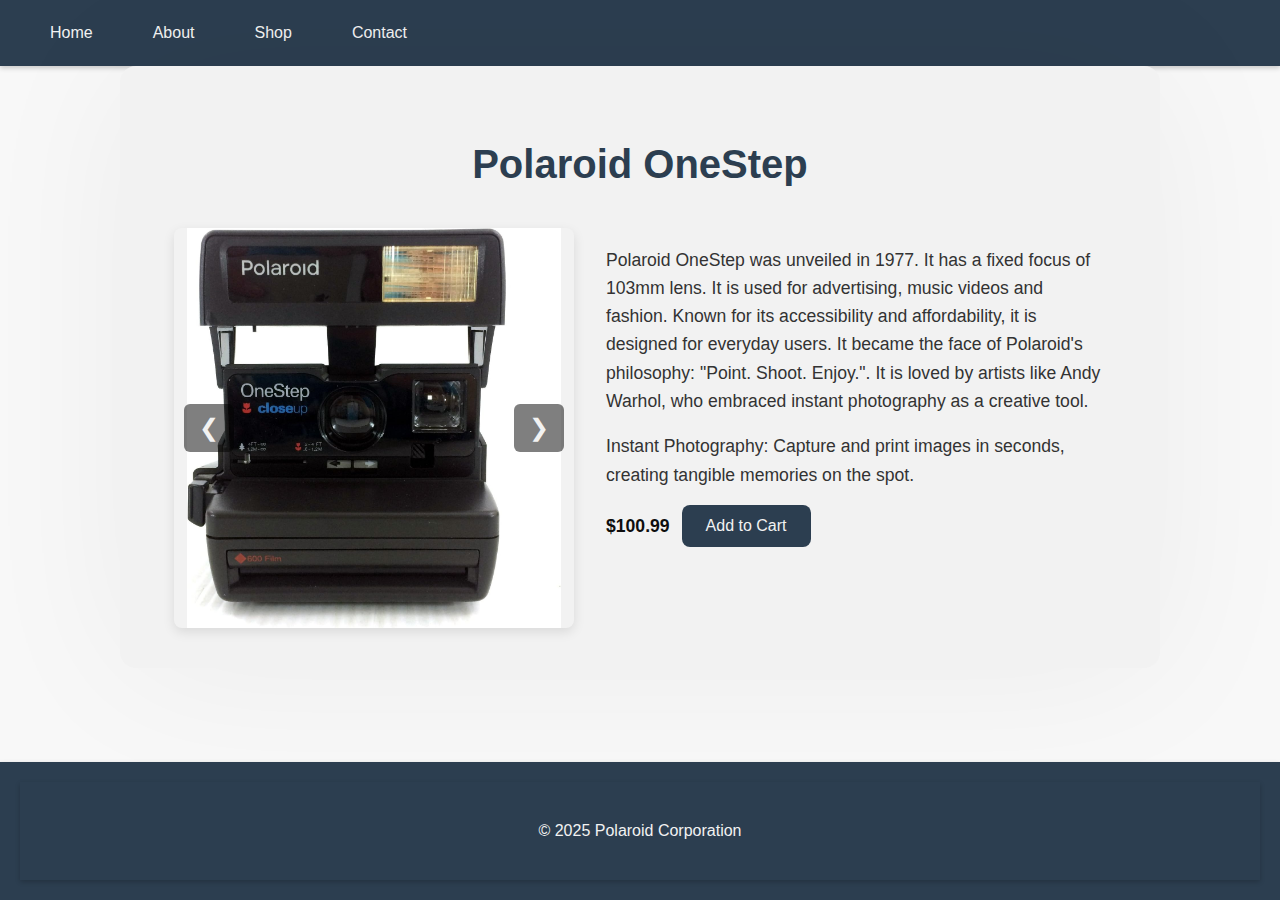
<file: Project/product3.html>
<!doctype html>
<html lang="en">
<head>
	<meta name="viewport" content="width=device-width, initial-scale=1">
	<meta name="robots" content="noindex, nofollow">
	<meta name="description" content="Polaroid One Step Camera">
	<meta charset="utf-8">
	<title> Polaroid OneStep Camera | Polaroid Corporation </title>
	
	<!--add our css -->
	<link rel="stylesheet" href="./css/style.css">
</head>
<body class="product-3">

<!--The global header -->
<header id="header"></header>

<!--The main page -->
<main>
	<section class="product-detail">
		<h1>Polaroid OneStep</h1>
		
		<!--The images and views of the product -->
		<div class="product-container" data-product-id="polaroid-onestep">
			<div class="product-image-gallery">
				<img src="img/frontviewP3.jpg" alt="Polaroid OneStep Front-View" class="product-image active">
				<img src="img/sideviewP3.jpg" alt="Polaroid OneStepSide-View" class="product-image">
				<img src="img/backviewP3.jpg" alt="Polaroid OneStep Back-view" class="product-image">
				<button class="gallery-nav prev" aria-label="Previous Image">&#10094;</button>
				<button class="gallery-nav next" aria-label="Next Image">&#10095;</button>
			</div>
			
			<!--The product information -->
			<div class="product-info">
				<p>Polaroid OneStep was unveiled in 1977. It has a fixed focus of 103mm lens. It is used for advertising, music videos and fashion. Known for its accessibility and affordability, it is designed for everyday users. It became the face of Polaroid's philosophy: "Point. Shoot. Enjoy.". It is loved by artists like Andy Warhol, who embraced instant photography as a creative tool. </p>
				<p>Instant Photography: Capture and print images in seconds, creating tangible memories on the spot.</p>
				
				<!--The product price -->
				<div class="price-and-cart">
					<span class="price">$100.99</span>
					<button class="buy-button" id="add-to-cart">Add to Cart</button>
				</div>
			</div>
		</div>
	</section>
</main>

<!-- The global footer -->
<footer id="footer"></footer>

<!-- add our javascript -->
<script src="./js/custom-js.js"></script>
</body>
</html>
</file>
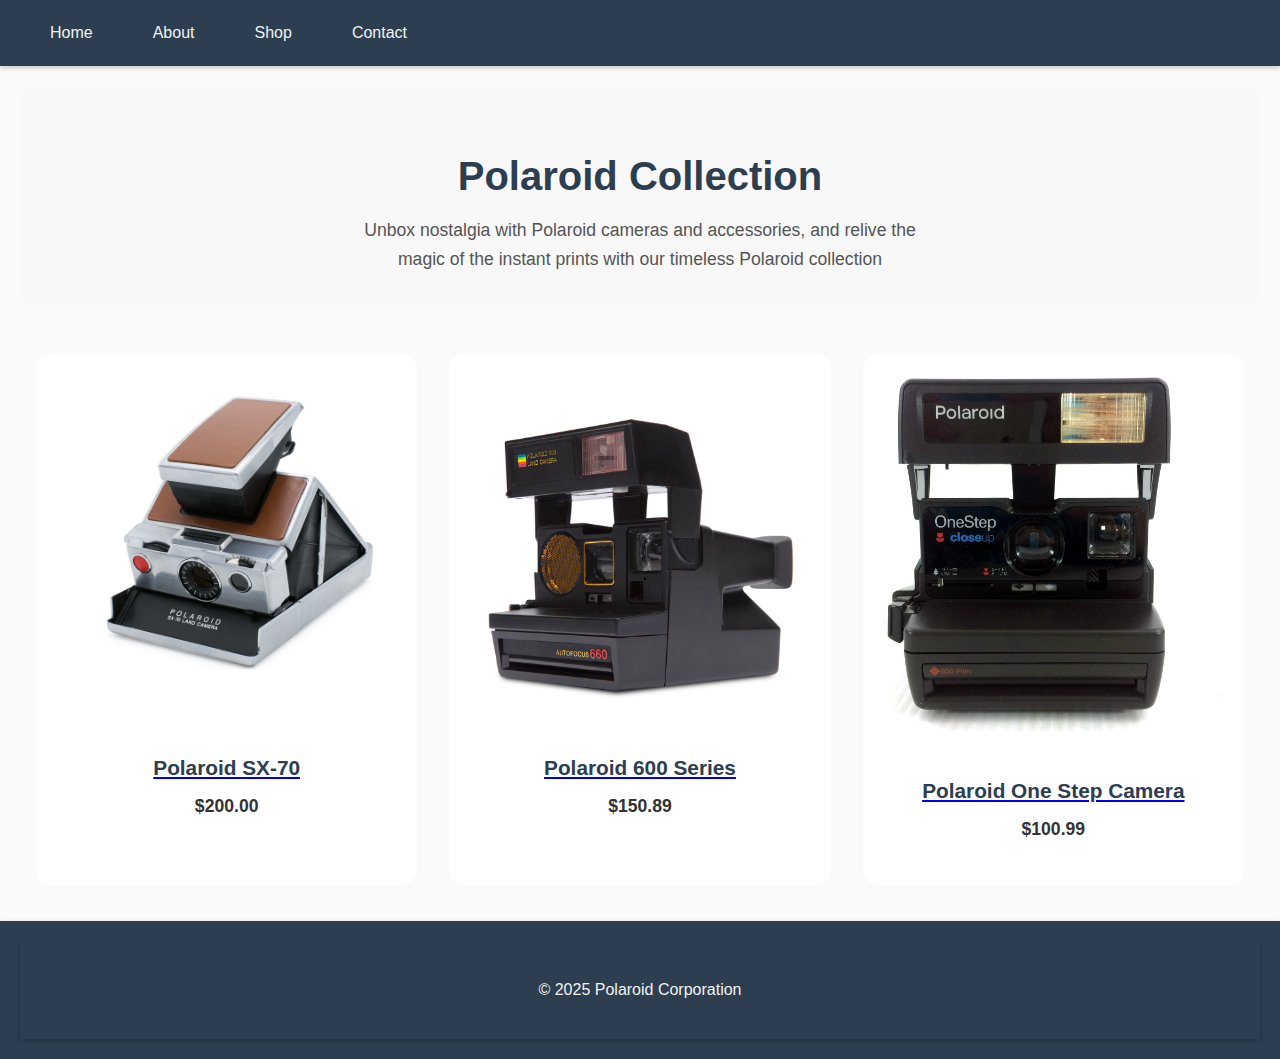
<file: Project/shop.html>
<!doctype html>
<html lang="en">
<head>
	<meta name="viewport" content="width=device-width initial-scale=1">
	<meta name="robots" content="noindex, nofollow">
	<meta name="description" content="Shop vintage Polaroid cameras">
	<meta charset="UTF-8">
	<title>Shop| Polaroid Corporation</title>
	
	<!-- add our css -->
	<link rel="stylesheet" href="./css/style.css">
</head>
<body class="shop-page">

<!--The global header -->
<header id="header"></header>

<!--The main page -->
<main>
	<div class="shop-content-container">
		<section class="shop-intro">
			<h1>Polaroid Collection </h1>
			<p>Unbox nostalgia with Polaroid cameras and accessories, and relive the magic of the instant prints with our timeless Polaroid collection</p>
		</section>
		
		<section class="product-grid">
			
			<!-- Product 1 -->
			<div class="product-card">
				<a href="product1.html">
					<img src="./img/product1.jpg" alt="Polaroid SX-70 Camera">
					<h2>Polaroid SX-70</h2>
				</a>
				<p>$200.00</p>
			</div>
			
			<!-- Product 2 -->
			<div class="product-card">
				<a href="product2.html">
					<img src="./img/product2.jpg" alt="Polaroid 600 Series">
					<h2>Polaroid 600 Series</h2>
				</a>
				<p>$150.89</p>
			</div>
			
			<!--product 3-->
			<div class="product-card">
				<a href="product3.html">
					<img src="img/product3.jpg" alt="Polaroid One Step Camera">
					<h2>Polaroid One Step Camera</h2>
				</a>
				<p>$100.99</p>
			</div>
		</section>
	</div>
</main>

<!-- The global footer -->
<footer id="footer"></footer>

<!--add the javascript for the global header and footer-->
<script src="./js/custom-js.js"></script>
</body>
</html>
</file>
<file: Assignment-2/css/style.css>
body {
    font-family: sans-serif;
    background-color: #fff8f0;
    color: #333;
    line-height: 1.6;
    padding: 20px;
}

/* Header */
header {
    background-color: #d72638;
    color: #fff;
    padding: 20px 10px;
    text-align: center;
    border-radius: 10px;
    margin-bottom: 30px;
}

header h1 {
    font-size: 2.2em;
    margin-bottom: 5px;
}

header p {
    font-size: 1.5em;
}

/* Main Form Styling */
main form {
    max-width: 800px;
    margin: 0 auto;
    background-color: #ffffff;
    padding: 25px;
    border-radius: 10px;
    box-shadow: 0 0 15px;
}

/* Fieldsets and Legends */
fieldset {
    border: 2px;
    border-radius: 8px;
    padding: 20px;
    margin-bottom: 20px;
}

legend {
    font-weight: bold;
    color: #d72638;
    padding:10px;
}

/* Labels and Inputs */
label {
    display: block;
    margin-top: 10px;
    font-weight:bold;
}

input[type="text"],
input[type="email"],
input[type="tel"],
input[type="number"],
select,
textarea {
    width: 100%;
    padding: 10px;
    margin-top: 4px;
    border: 1px solid #ccc;
    border-radius: 6px;
    font-size: 1em;
}

textarea {
    resize: horizontal;
}

/* Checkbox and Radio Styling */
input[type="radio"],
input[type="checkbox"] {
    margin-right: 8px;
    transform: scale(1.2);
}

/* Button Styles */
button {
    background-color: #d72638;
    color: #fff;
    border: none;
    padding: 12px 25px;
    font-size: 1em;
    margin-right: 10px;
    border-radius: 8px;
    cursor: pointer;
    transition: background-color 0.3s ease;
}

button:hover {
    background-color: #a81e2a;
}

/* Footer */
footer {
    text-align: center;
    margin-top: 40px;
    padding: 10px;
    color: #999999;
    font-size: 0.9em;
}

/* Responsive Adjustments */
@media (max-width: 600px) {
    body {
        padding: 10px;
    }

    main form {
        padding: 15px;
    }

    button {
        width: 100%;
        margin-bottom: 10px;
    }
}
</file>
<file: Assignment3/css/style.css>
body {
    margin: 0;
    font-family: Arial, sans-serif;
    background-color: #000;
    color: #fff;
}
h2{
    font-family: "Poppins" , sans-serif;
    position: absolute;
    top: 0;
    bottom:100%;
    left: 0;
    right: 0;
    text-align: center;
}
/* link styles */
nav {
    margin: 1rem 0 2rem;
    display:flex;
    justify-content: left;
    gap: 1rem;
}
nav > a {
    padding: 0.5rem 1rem;
    background-color: #2c3e50;
    color: #000;
    font-weight: bold;
    text-decoration: none;
    border-radius: 5px;
    box-shadow: 0 2px 6px rgba(0,0,0,0.3);
    transition: background-color 0.3s ease, transform 0.2s ease;
}
nav a:active {
    background-color: #e6b800;
    transform: scale(0.98);
}
/* Poster layout */
.poster {
    position: relative;
    max-width: 900px;
    margin: 2rem auto;
    box-shadow: 0 0 10px rgba(0,0,0,0.8);
}
img {
    width: 100%;
    display: block;
}
.studio-line {
    position: absolute;
    top: 76.5%;
    bottom: 100%;
    text-align: center;
    left: 0;
    right: 20%;
    gap: 0.5rem;
    font-size: 1rem;
    font-weight: 300;
    font-family: 'Georgia', serif;
    transform: rotate(-17deg);

}

/* Text overlay styles */
.text-overlay {
    position: absolute;
    top: 100%;
    left: 0;
    right: 0;
    bottom: 0;
    background: rgba(0, 0, 0, 0.3);
    display: flex;
    flex-direction: column;
    justify-content: flex-end;
    text-align: center;
    padding: 1rem;
}
/* Footer credits */
p {
    font-size: 12px;
    font-style: oblique;
    font-family: 'Roboto Condensed', sans-serif;
    line-height: 1.0;
    margin-top: 1.5rem;
    color: #cccccc;
    text-shadow: 1px 1px 1px #999999;
}
</file>
<file: lab3/css/main.css>
* {
    box-sizing: border-box;
}

:root {
    --bg: #f8fafc;
    --text: #0f172a;
    --muted: #475569;
    --panel: #ffffff;
    --border: #e2e8f0;
    --accent: #2563eb;
    --accent-600: #1d4ed8;
    --gap: 1rem;
}

html,
body {
    margin: 0;
    background: var(--bg);
    color: var(--text);
    font: 16px/1.5 system-ui, -apple-system, Segoe UI, Roboto, Arial, sans-serif;
}

.container {
    max-width: 1100px;
    margin: 0 auto;
    padding: 1rem;
}

/* Header */
.site-header {
    border-bottom: 1px solid var(--border);
    background: var(--panel);
    /* Hint: this area should space the brand and nav apart and keep them aligned */
    display: flex;
    justify-content: space-between;
    align-items: center;
    
}

.brand-link {
    text-decoration: none;
    color: var(--text);
    font-weight: 700;
}

.top-nav {
    /* Hint: try arranging links in a row with some spacing */
    display: flex;
    gap: 0.5rem; 
}

.nav-link {
    color: var(--muted);
    text-decoration: none;
    padding: 0.25rem 0.5rem;
}

.nav-link:hover,
.nav-link:focus {
    color: var(--text);
}

/* Hero */
.hero {
    /* Hint: consider a layout that stacks elements and centers them */
    text-align: center;
    padding: 3rem 1rem;
}

.hero .lead {
    color: var(--muted);
    max-width: 60ch;
    margin: 0.5rem auto 1rem;
}

.hero-actions {
    /* Hint: place these buttons side by side with a little gap */
    display: flex;
    gap: 0.75rem;
    justify-content: center; 
}

.btn {
    border: 1px solid var(--border);
    background: #fff;
    color: var(--text);
    border-radius: 8px;
    padding: 0.6rem 1rem;
    cursor: pointer;
}

.btn.primary {
    background: var(--accent);
    border-color: var(--accent);
    color: #fff;
}

.btn.primary:hover {
    background: var(--accent-600);
    border-color: var(--accent-600);
}

.btn.small {
    padding: 0.4rem 0.75rem;
    font-size: 0.9rem;
}

/* Album grid */
.album {
    padding-top: 1rem;
    padding-bottom: 3rem;
}

.cards {
    /* Hint: think about letting these child cards wrap onto new lines */
    display: flex;
    flex-wrap: wrap;
    gap: 1rem;
}

.card {
    background: var(--panel);
    border: 1px solid var(--border);
    border-radius: 12px;
    overflow: hidden;
    display: flex;
    flex-direction: column; 
    /* Hint: flexible sizing here will control how many cards fit per row */
    flex: 1 1 calc(33.333% - 1rem); 
    min-width: 280px; 
    max-width: 100%;
}

@media (max-width: 850px) {
    .card {
        flex: 1 1 calc(50% - 0.5rem); 
    }

@media (max-width: 550px) {
    .card {
        flex: 1 1 100%; 
    }
}
}


.thumb {
    background: #cbd5e1;
    height: 180px;
    /* placeholder height */
}

.card-body {
    display: flex;
    flex-direction: column;
    gap: 0.75rem;
    padding: 1rem;
    flex-grow: 1; 
}

.card-actions {
    display: flex;
    gap: 0.5rem;
    align-items: center;
    justify-content: flex-start; 
    /* Hint: The meta's margin-left: auto handles pushing it to the end */
}

.meta {
    color: var(--muted);
    margin-left: auto; 
}

/* Footer */
.site-footer {
    border-top: 1px solid var(--border);
    text-align: center;
    color: var(--muted);
    padding: 2rem 1rem 3rem;
}

.back-to-top {
    color: var(--accent);
    text-decoration: none;
}


/* Reflection

1 – Which sections of the layout felt like a natural fit for Flexbox?  
The Header, Navigatiion And the Action Groups

2 – Which sections were workable with Flexbox, but felt a bit limited or could be improved?

The MAin Album Grid, that is the .cards container and the individual .card items*/
</file>
<file: Project/css/style.css>
/*styling the home page  */
body {
    font-family: 'Arial', sans-serif;
    display: flex;
    flex-direction: column;
    margin: 0;
    padding: 0;
    line-height: 1.6;
    background-color: #f2f2f2;
    color: #333333;
    min-height: 100vh;
}

/* styling the global header */
.global-header {
    background-color: #2c3e50;
    color: #f2f2f2;
    display: flex;
    align-items: center;
    justify-content: flex-start;
    padding: 10px 20px;
    box-shadow: 0 2px 5px rgba(0,0,0,0.2);
    min-height: 60px;
    width: 100%;
    box-sizing: border-box;
}

.global-header nav {
    width: auto;
    max-width: 100%;
}

.global-header nav ul {
    display: flex;
    justify-content: flex-start;
    padding: 0;
    margin: 0;
    list-style: none;
    flex-wrap: wrap;
}

.global-header nav ul li {
    margin: 0 15px;
    flex-shrink: 0;
}

.global-header nav ul li a {
    color: #f2f2f2;
    text-decoration: none;
    padding: 10px 15px;
    display: flex;
    transition: background-color 0.3s ease;
    border-radius: 5px;
}

.global-header nav ul li a:hover,
.global-header nav ul li a.active {
    background-color: #3b5368;
    color: #ffffff;
}

main {
    flex-grow: 1;
}

/* styling the global footer */
footer {
    background-color: #2c3e50;
    color: #f2f2f2;
    padding: 20px;
    text-align: center;
    box-shadow: 0 2px 5px rgba(0,0,0,0.2);
    width: 100%;
    box-sizing: border-box;
}

/* styling main content  */
.homepage .hero-main-content {
    text-align: center;
    background-color: #e0e0e0;
    color: #2c3e50;
    padding: 40px 20px;
    width: 100%;
    box-sizing: border-box;
}

.homepage .hero-main-content h1 {
    font-size: 3em;
    margin-bottom: 10px;
}

.homepage .hero-main-content p {
    font-size: 1.2em;
    max-width: 700px;
    margin: 0 auto;
}

.homepage .hero {
    position: relative;
    text-align: center;
    color: #f2f2f2;
    width: 100%;
    box-sizing: border-box;
    margin-bottom: 40px;
    height: 100vh;
}

.homepage .hero img {
    width: 100%;
    height: 100%;
    object-fit: cover;
    display: flex;
    filter: brightness(60%); //
}

.homepage .hero-text {
    position: absolute;
    top: 50%;
    left: 50%;
    transform: translate(-50%, -50%);
    z-index: 1;
    max-width: 90%;
}

.homepage .hero-text h2 {
    font-size: 3rem;
    margin-bottom: 1rem;
    text-shadow: 2px 2px 4px rgba(0,0,0,0.7);
}

.homepage .hero-text p {
    font-size: 1.2rem;
    line-height: 1.6;
    text-shadow: 1px 1px 3px rgba(0,0,0,0.7);
}

/*styling each section */
.homepage .feature-section {
    padding: 60px 20px;
    text-align: center;
    margin-bottom: 40px;
    width: 100%;
    box-sizing: border-box;
}

.homepage .feature-section h2 {
    font-size: 32px;
    margin-bottom: 40px;
    color: #2c3e50;
}

.homepage .feature-grid {
    display: grid;
    gap: 40px;
    grid-template-columns: repeat(auto-fit, minmax(250px, 1fr));
    max-width: 1200px;
    margin: 0 auto;
}

.homepage .feature-item {
    display: flex;
    flex-direction: column;
    align-items: center;
    background-color: #f2f2f2;
    border-radius: 10px;
    padding: 30px;
    box-shadow: 0 2px 10px rgba(0, 0, 0, 0.1);
    box-sizing: border-box;
}

.homepage .feature-item img {
    width: 140px;
    height: auto;
    object-fit: cover;
    border-radius: 8px;
    margin-bottom: 12px;
    display: flex;
    max-width: 100%;
}

.homepage .feature-item h2 {
    font-size: 1.8em;
    margin-bottom: 12px;
    color: #2c3e50;
    text-align: center;
}

.homepage .feature-item p {
    font-size: 1em;
    color: #555555;
    text-align: center;
}

/*styling the about page */
.about-page .about-section{
    max-width: 1200px;
    margin: 40px auto;
    padding: 20px;
    box-sizing: border-box;
}
.about-page .about-title{
    font-size: 3em;
    text-align: center;
    color: #3b5368;
    margin-bottom: 40px;
}
.about-page .about-content-row{
    display: flex;
    flex-wrap: wrap;
    align-items: flex-start;
    gap: 40px;
    margin-bottom: 40px;
}
.about-page .about-image-container{
    min-width: 400px;
    max-width: 50%;
    height: 600px;
    box-sizing: border-box;
    flex: 1;
}
.about-page .about-image-container img{
    display: flex;
    width: 100%;
    height: 100%;
    object-fit: cover;
    border-radius: 15px;
    box-shadow: 0 4px 15px rgba(0, 0, 0, 0.1);
}
.about-page .about-text-container{
    min-width: 300px;
    max-width: 50%;
    box-sizing: border-box;
    padding-top: 10px;
    flex: 1;
}
.about-page .about-subheading{
    font-size: 1.8em;
    color: #2c3e50;
    margin-bottom: 15px;
    font-weight: 700;
}
.about-page .about-text-container p{
    font-size: 1.1em;
    line-height: 1.6;
    margin-bottom: 15px;
    color: #555555;
}

/* styling the shop page */
.shop-page{
    font-family: 'Arial', sans-serif;
    line-height: 1.6;
    background-color: #fafafa;
    color: #333333;
}
.shop-content-container{
    padding: 20px;
}
.shop-intro{
    text-align: center;
    padding: 2rem 1rem;
    background-color: #f8f8f8;
    margin-bottom: 32px;
    border-radius: 1rem;
}
.shop-intro h1{
    font-size: 40px;
    margin-bottom: 0.5rem;
    color:#2c3e50;
}
.shop-intro p{
    font-size: 1.1rem;
    max-width:600px;
    margin: auto;
    color: #555555;
}

/*styling the product grid */
.product-grid{
    display: grid;
    grid-template-columns: repeat(auto-fit, minmax(250px, 1fr));
    gap: 32px;
    padding: 16px;
}
.product-card{
    background-color: #ffffff;
    border-radius: 1rem;
    padding: 24px;
    text-align: center;
    transition: transform 0.3s ease, box-shadow 0.3s ease;
}
.product-card:hover{
    transform: translateY(-5px);
    box-shadow: 0 4px 16px rgba(0, 0, 0, 0.15);
}
.product-card img{
    width: 100%;
    height: auto;
    border-radius: 0.5rem;
    margin-bottom: 1rem;
}
.product-card h2{
    font-size: 1.3rem;
    margin-bottom: 0.5rem;
    color:#2c3e50;
}
.product-card p{
    font-size: 1.1rem;
    font-weight: 700;
    margin-top: 8px;
}

/*styling product-1 */
body{
    font-family: 'Arial', sans-serif;
    margin: 0;
    background-color: #f8f8f8;
    color: #0e0e0e;
}

.product-1 .product-detail{
    margin: auto;
    padding: 40px 20px;
    max-width: 1000px;
    background-color: #f2f2f2;
    border-radius: 16px;
    box-shadow: 0 4px 160px rgba(0,0,0,0.05);
}
.product-1 .product-detail h1{
    text-align: center;
    font-size: 40px;
    color: #2c3e50;
    margin-bottom: 32px;
}
.product-1 .product-container{
    display: flex;
    flex-wrap: wrap;
    gap: 32px;
    align-items: flex-start;
    justify-content: center;
}
.product-1 .product-image-gallery{
    position: relative;
    width: 100%;
    height: 400px;
    max-width: 400px;
    border-radius: 8px;
    box-shadow: 0 4px 12px rgba(0,0,0,0.1);
}
.product-1 .product-image-gallery img{
    display: none;
    max-width: 100%;
    max-height: 100%;
    border-radius:8px;
    object-fit: contain;
}
.product-1 .product-image-gallery img.active{
    display: flex;
}
.product-1 .gallery-nav{
    position: absolute;
    top: 50%;
    border: none;
    z-index: 10;
    color: #f2f2f2;
    padding: 10px 15px;
    background-color: rgba(0,0,0,0.5);
    cursor: pointer;
    font-size: 24px;
    border-radius: 6px;
    transition: background-color 0.3s ease;
    transform: translateY(-50%);
}
.product-1 .gallery-nav:hover{
    background-color: rgba(0,0,0,0.8);
}
.product-1 .gallery-nav.prev{
    left: 10px;
}
.product-1 .gallery-nav.next{
    right: 10px;
}
.product-1 .product-info{
    flex: 1;
    max-width: 500px;
}
.product-1 .product-info p{
    line-height: 1.6;
    margin-bottom: 16px;
    font-size: 1.1rem;
    color: #333333;
}
.product-1 .price-and-cart {
    display: flex;
    flex-wrap: wrap;
    align-items: center;
    gap: 12px;
    margin-top: 1rem;
}
.product-1 .price{
    font-size: 1.1rem;
    font-weight: 700;
    margin: 0;
}
.product-1 .buy-button{
    font-size: 1rem;
    padding: 12px 24px;
    background-color: #2c3e50;
    color: #f2f2f2;
    border: none;
    border-radius: 8px;
    transition: background-color 0.3s ease;
    cursor: pointer;
}
.product-1 .cart-message{
    margin-top: 10px;
    font-weight: 700;
}
.product-1 .cart-alert{
    position: fixed;
    top: 20px;
    right: 20px;
    background-color: #3b5368;
    color: #f2f2f2;
    padding: 12px 20px;
    border-radius: 8px;
    font-weight: 700;
    z-index: 1000;
    transition: opacity 0.3s ease;
    box-shadow: 0 4px 12px rgba(0, 0, 0, 0.2);
}

/*styling product-2 */
body{
    font-family: 'Arial', sans-serif;
    margin: 0;
    background-color: #f8f8f8;
    color: #0e0e0e;
}

.product-2 .product-detail{
    margin: auto;
    padding: 40px 20px;
    max-width: 1000px;
    background-color: #f2f2f2;
    border-radius: 16px;
    box-shadow: 0 4px 160px rgba(0,0,0,0.05);
}
.product-2 .product-detail h1{
    text-align: center;
    font-size: 40px;
    color: #2c3e50;
    margin-bottom: 32px;
}
.product-2 .product-container{
    display: flex;
    flex-wrap: wrap;
    gap: 32px;
    align-items: flex-start;
    justify-content: center;
}
.product-2 .product-image-gallery{
    position: relative;
    width: 100%;
    height: 400px;
    max-width: 400px;
    border-radius: 8px;
    box-shadow: 0 4px 12px rgba(0,0,0,0.1);
}
.product-2 .product-image-gallery img{
    display: none;
    max-width: 100%;
    max-height: 100%;
    border-radius:8px;
    object-fit: contain;
}
.product-2 .product-image-gallery img.active{
    display: flex;
}
.product-2 .gallery-nav{
    position: absolute;
    top: 50%;
    border: none;
    z-index: 10;
    color: #f2f2f2;
    padding: 10px 15px;
    background-color: rgba(0,0,0,0.5);
    cursor: pointer;
    font-size: 24px;
    border-radius: 6px;
    transition: background-color 0.3s ease;
    transform: translateY(-50%);
}
.product-2 .gallery-nav:hover{
    background-color: rgba(0,0,0,0.8);
}
.product-2 .gallery-nav.prev{
    left: 10px;
}
.product-2 .gallery-nav.next{
    right: 10px;
}
.product-2 .product-info{
    flex: 1;
    max-width: 500px;
}
.product-2 .product-info p{
    line-height: 1.6;
    margin-bottom: 16px;
    font-size: 1.1rem;
    color: #333333;
}
.product-2 .price-and-cart {
    display: flex;
    flex-wrap: wrap;
    align-items: center;
    gap: 12px;
    margin-top: 1rem;
}
.product-2 .price{
    font-size: 1.1rem;
    font-weight: 700;
    margin: 0;
}
.product-2 .buy-button{
    font-size: 1rem;
    padding: 12px 24px;
    background-color: #2c3e50;
    color: #f2f2f2;
    border: none;
    border-radius: 8px;
    transition: background-color 0.3s ease;
    cursor: pointer;
}
.product-2 .cart-message{
    margin-top: 10px;
    font-weight: 700;
}
.product-2 .cart-alert{
    position: fixed;
    top: 20px;
    right: 20px;
    background-color: #3b5368;
    color: #f2f2f2;
    padding: 12px 20px;
    border-radius: 8px;
    font-weight: 700;
    z-index: 1000;
    transition: opacity 0.3s ease;
    box-shadow: 0 4px 12px rgba(0, 0, 0, 0.2);
}

/*styling product-3 */
body{
    font-family: 'Arial', sans-serif;
    margin: 0;
    background-color: #f8f8f8;
    color: #0e0e0e;
}

.product-3 .product-detail{
    margin: auto;
    padding: 40px 20px;
    max-width: 1000px;
    background-color: #f2f2f2;
    border-radius: 16px;
    box-shadow: 0 4px 160px rgba(0,0,0,0.05);
}
.product-3 .product-detail h1{
    text-align: center;
    font-size: 40px;
    color: #2c3e50;
    margin-bottom: 32px;
}
.product-3 .product-container{
    display: flex;
    flex-wrap: wrap;
    gap: 32px;
    align-items: flex-start;
    justify-content: center;
}
.product-3 .product-image-gallery{
    position: relative;
    width: 100%;
    height: 400px;
    max-width: 400px;
    border-radius: 8px;
    box-shadow: 0 4px 12px rgba(0,0,0,0.1);
}
.product-3 .product-image-gallery img{
    display: none;
    width: 100%;
    max-width: 100%;
    max-height: 100%;
    object-fit: contain;
    border-radius:8px;
}
.product-3 .product-image-gallery img.active{
    display: flex;
}
.product-3 .gallery-nav{
    position: absolute;
    top: 50%;
    border: none;
    z-index: 10;
    color: #f2f2f2;
    padding: 10px 15px;
    background-color: rgba(0,0,0,0.5);
    cursor: pointer;
    font-size: 24px;
    border-radius: 6px;
    transition: background-color 0.3s ease;
    transform: translateY(-50%);
}
.product-3 .gallery-nav:hover{
    background-color: rgba(0,0,0,0.8);
}
.product-3 .gallery-nav.prev{
    left: 10px;
}
.product-3 .gallery-nav.next{
    right: 10px;
}
.product-3 .product-info{
    flex: 1;
    max-width: 500px;
}
.product-3 .product-info p{
    line-height: 1.6;
    margin-bottom: 16px;
    font-size: 1.1rem;
    color: #333333;
}
.product-3 .price-and-cart {
    display: flex;
    flex-wrap: wrap;
    align-items: center;
    gap: 12px;
    margin-top: 1rem;
}
.product-3 .price{
    font-size: 1.1rem;
    font-weight: 700;
    margin: 0;
}
.product-3 .buy-button{
    font-size: 1rem;
    padding: 12px 24px;
    background-color: #2c3e50;
    color: #f2f2f2;
    border: none;
    border-radius: 8px;
    transition: background-color 0.3s ease;
    cursor: pointer;
}
.product-3 .cart-message{
    margin-top: 10px;
    font-weight: 700;
}
.product-3 .cart-alert{
    position: fixed;
    top: 20px;
    right: 20px;
    background-color: #3b5368;
    color: #f2f2f2;
    padding: 12px 20px;
    border-radius: 8px;
    font-weight: 700;
    z-index: 1000;
    transition: opacity 0.3s ease;
    box-shadow: 0 4px 12px rgba(0, 0, 0, 0.2);
}

/*styling the cart page */
.cart-section{
    margin: 40px auto;
    padding: 20px;
    max-width: 900px;
    background-color: #f2f2f2;
    border-radius: 16px;
    box-shadow: 0 4px 160px rgba(0,0,0,0.5);
}
.cart-section h1{
    text-align: center;
    font-size: 2.5rem;
    color:#2c3e50;
    margin-bottom: 30px;
}
.cart-items{
    display: flex;
    flex-direction: column;
    gap: 20px;
    margin-bottom: 20px;
}
.cart-item{
    display: flex;
    align-items: center;
    padding: 15px;
    background-color: #f8f8f8;
    border-radius: 8px;
    box-shadow: 0 2px 5px rgba(0,0,0,0.1);
}
.cart-item-image{
    width: 80px;
    height: 80px;
    border-radius: 6px;
    margin-right: 20px;
    object-fit: cover;
}
.item-details{
    flex-grow: 1;
}
.cart-item-name{
    margin-bottom: 5px;
    font-size: 1.1rem;
    color: #333333;
}
.cart-item-price{
    font-weight: 700;
    color: #555555;
}
.item-controls{
    display: flex;
    align-items: center;
    gap: 10px;
}
.item-quantity{
    width: 60px;
    padding: 5px;
    border-radius: 4px;
    text-align: center;
    border-radius: 4px;
    padding: 8px 12px;
    cursor: pointer;
    border: 1px solid #f2f2f2;
}
.remove-item-button{
    background-color: #e74c3c;
    color: #f2f2f2;
    border: none;
    transition: background-color 0.3s;
}
.remove-item-button:hover{
    background-color: #c0392b;
}
.cart-summary{
    padding: 20px;
    border-top: 2px solid #2c3e50;
    text-align: right;
}
.summary-item{
    display: flex;
    justify-content: space-between;
    font-size: 1.1rem;
    margin-bottom: 10px;
}
.summary-item.total{
    font-size: 1.5rem;
    font-weight: 700;
    margin-top: 15px;
}
.checkout-button{
    font-size: 1.2rem;
    width: 100%;
    padding: 15px;
    background-color: #2c3e50;
    color: #f2f2f2;
    border: none;
    border-radius: 8px;
    cursor: pointer;
    transition: background-color 0.3s;
}
.checkout-button:hover{
    background-color: #3b5368;
}
.hidden{
    display: none;
}
.empty-cart-message{
    text-align: center;
    font-size: 1.5rem;
    color: #555555;
    padding: 50px;
}
.thank-you-message{
    text-align: center;
    padding: 60px;
}
.thank-you-message h2{
    color: #2c3e50;
    font-size: 2rem;
    margin-bottom: 10px;
}
.thank-you-message p{
    color: #555555;
    font-size: 1rem;
}

/*styling contact page */
body{
    font-family: 'Arial', sans-serif;
    margin: 0;
}
.contact-section{
    max-width: 1200px;
    margin: 40px auto;
    padding: 20px;
    box-sizing: border-box;
}
.contact-title{
    text-align: center;
    font-size: 3em;
    color: #2c3e50;
    margin-bottom: 40px;
}
.contact-content{
    display: flex;
    flex-wrap: wrap;
    gap: 60px;
    justify-content: center;
    align-items: flex-start;
}
.contact-form-container,
.contact-help {
    background-color: #ffffff;
    border-radius: 10px;
    padding: 20px;
    box-shadow: 0 4px 15px rgba(0, 0, 0, 0.08);
    box-sizing: border-box;
}
.contact-form-container{
    flex: 2;
    min-width: 300px;
    max-width: 600px;
}

.form-intro{
    font-size: 1.8em;
    color: #2c3e50;
    margin-bottom: 10px;
}
.form-intro-text{
    font-size: 1em;
    margin-bottom: 30px;
}
.contact-form-details .form-field{
    margin-bottom: 15px;
}
.contact-form-details .form-inline{
    display: flex;
    gap: 15px;
    margin-bottom: 15px;
}
.contact-form-details .form-inline .form-field{
    flex: 1;
    margin-bottom: 0;
}
.contact-form-details label{
    display: flex;
    margin-bottom: 5px;
    font-weight: 700;
    color: #333333;
    font-size: 1em;
}
.contact-form-details input[type="text"],
.contact-form-details input[type="email"],
.contact-form-details input[type="tel"],
.contact-form-details textarea,
.contact-form-details select{
    width: 100%;
    font-size: 1em;
    padding: 12px;
    border: 1px solid #f2f2f2;
    border-radius: 5px;
    box-sizing: border-box;
    background-color: #f2f2f2;
}
.contact-form-details input:focus,
.contact-form-details textarea:focus,
.contact-form-details select:focus{
    border-color: #007bff;
    outline: none;
}
.contact-form-details textarea {
    resize: vertical;
}
.submit-button{
    width: 100%;
    display: flex;
    padding: 12px 25px;
    background-color: #2c3e50;
    color: #f2f2f2;
    border: none;
    border-radius: 5px;
    font-size: 1.1em;
    margin-top: 20px;
    cursor: pointer;
    transition: background-color 0.2s ease;
}
.submit-button:hover{
    background-color: #3b5368;
}

.success-message {
    text-align: center;
    padding: 40px;
    background-color: #f9f9f9;
    border-radius: 8px;
    border: 1px solid #ddd;
    display: none;
    flex-direction: column;
}

.message-sent-heading {
    color: #2ecc71;
    font-size: 2em;
    margin-bottom: 10px;
}

.message-sent-text {
    font-size: 1.2em;
    color: #555555;
}

/*styling the help column */
.contact-help-column{
    flex:1;
    min-width: 280px;
    max-width: 400px;
}
.contact-help{
    margin: 30px;
}
.help-heading{
    font-size: 1.5em;
    color: #2c3e50;
    margin-bottom: 10px;
    font-weight: 700;
}
.help-text{
    font-size: 1em;
    color: #555555;
    line-height: 1.6;
    margin-bottom: 15px;
}
.contact-help-column{
    flex:1;
    min-width: 280px;
    max-width: 400px;
}
.contact-help{
    margin: 30px;
}
.help-heading{
    font-size: 1.5em;
    color: #2c3e50;
    margin-bottom: 10px;
    font-weight: 700;
}
.help-text{
    font-size: 1em;
    color: #555555;
    line-height: 1.6;
    margin-bottom: 15px;
}
</file>
